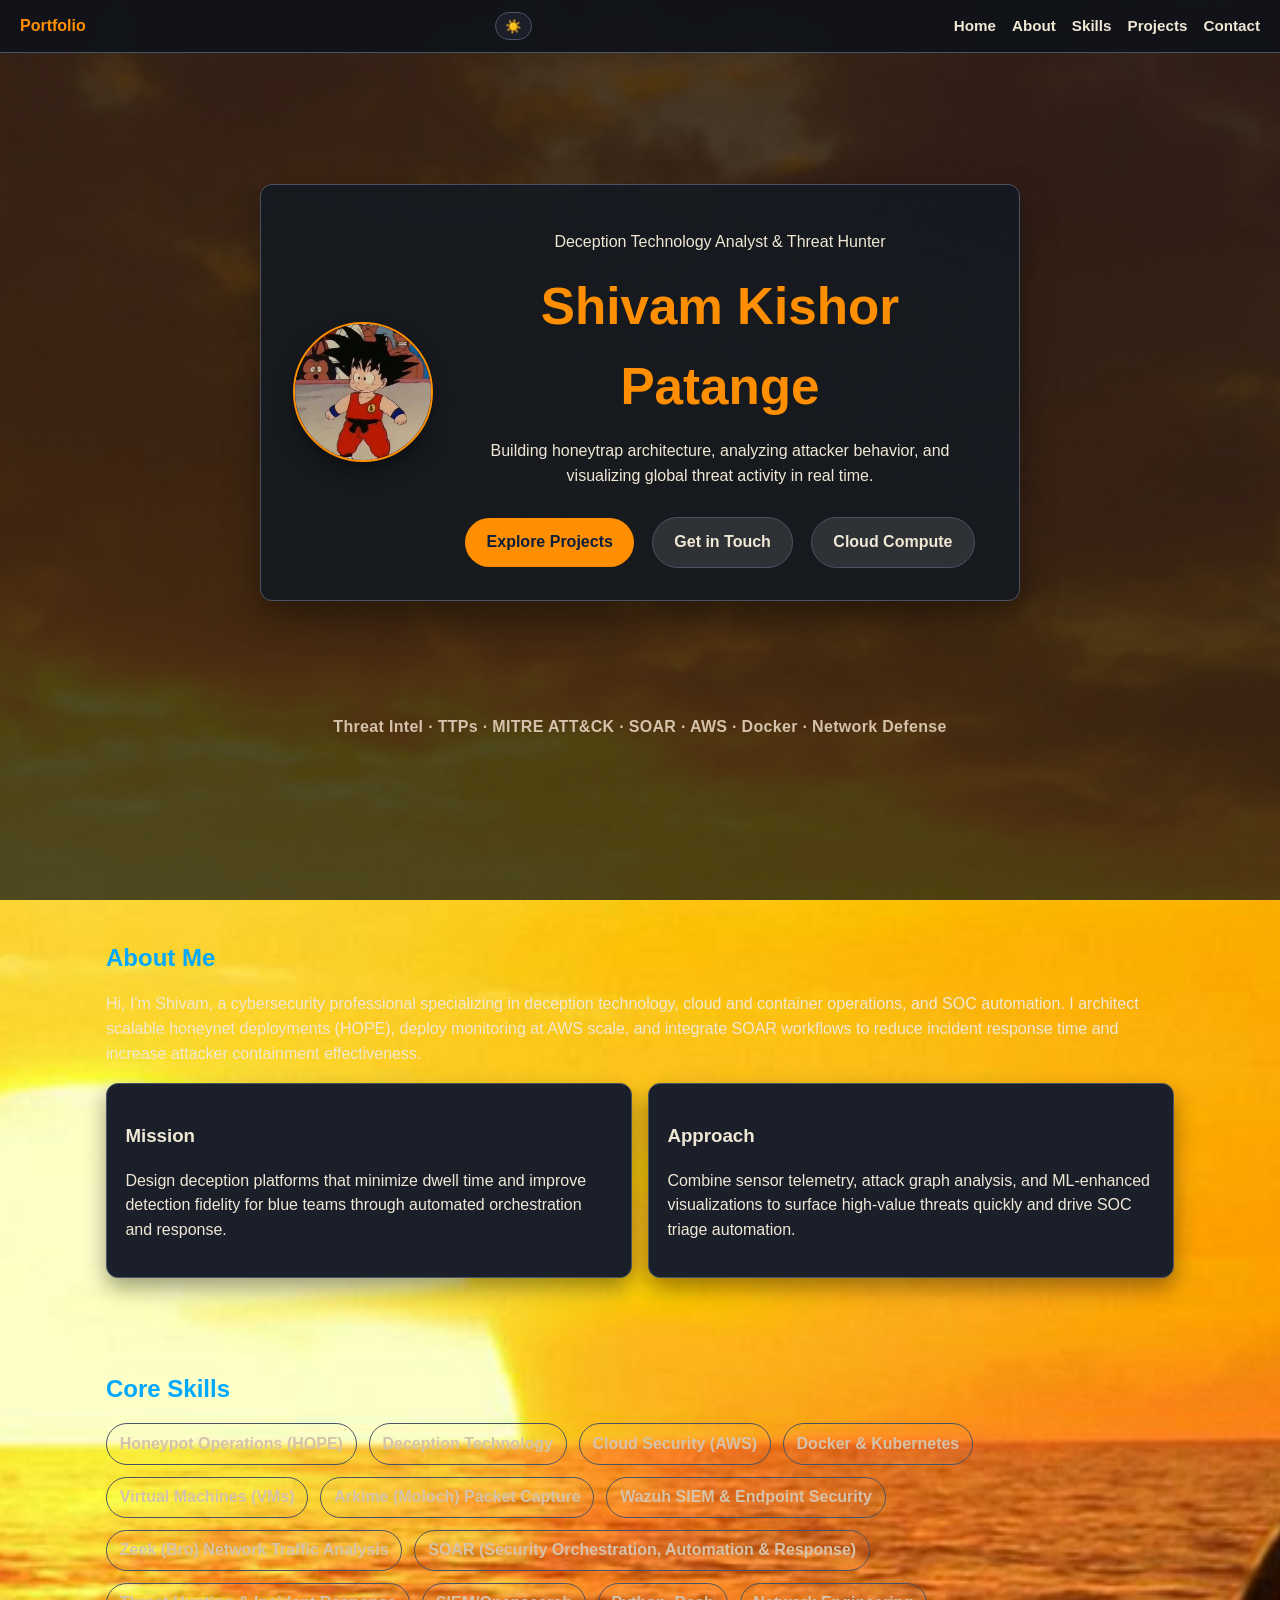
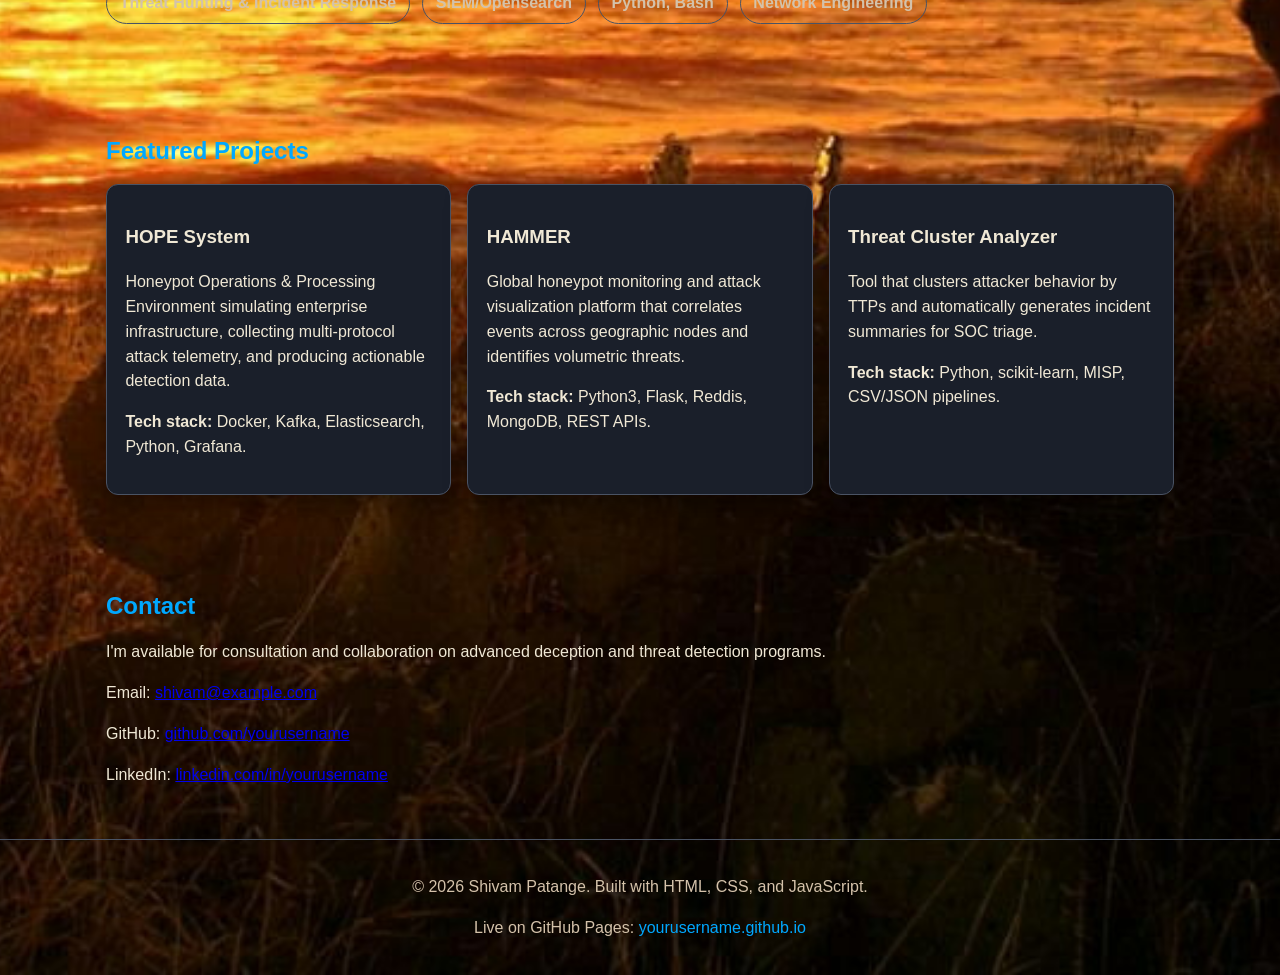
<file: index.html>
<!DOCTYPE html>
<html lang="en">
<head>
  <meta charset="UTF-8">
  <meta name="viewport" content="width=device-width, initial-scale=1.0">
  <meta name="description" content="Shivam Patange - Deception Technology Analyst and Threat Hunter. Portfolio showcasing honeynet infrastructure, attack visualization, and threat detection projects.">
  <title>Shivam Patange</title>
  <link rel="icon" href="assets/favicon.ico" type="image/x-icon">
  <link rel="stylesheet" href="style.css">
</head>
<body>
  <a class="skip-link" href="#main">Skip to content</a>

  <nav class="site-nav" aria-label="Main navigation">
    <div class="nav-brand">Portfolio</div>
    <button class="theme-toggle" id="themeToggle" aria-label="Toggle dark/light theme" title="Click to toggle theme, double-click to reset to automatic">☀️</button>
    <ul>
      <li><a href="#hero">Home</a></li>
      <li><a href="#about">About</a></li>
      <li><a href="#skills">Skills</a></li>
      <li><a href="#projects">Projects</a></li>
      <li><a href="#contact">Contact</a></li>
    </ul>
  </nav>

  <main id="main">
    <section id="hero" class="hero" aria-label="Introduction">
      <div class="hero-content profile-hero">
        <img src="assets/profile.jpg" alt="Shivam Patange profile picture" class="profile-photo" onerror="this.style.display='none'">
        <div>
          <p class="hero-subtitle">Deception Technology Analyst & Threat Hunter</p>
          <h1>Shivam Kishor Patange</h1>
          <p>Building honeytrap architecture, analyzing attacker behavior, and visualizing global threat activity in real time.</p>
          <div class="hero-cta">
            <a href="#projects" class="button">Explore Projects</a>
            <a href="#contact" class="button button-secondary">Get in Touch</a>
            <a href="CloudCompute.html" class="button button-secondary">Cloud Compute</a>
          </div>
        </div>
      </div>
      <p class="hero-tagline">Threat Intel · TTPs · MITRE ATT&CK · SOAR · AWS · Docker · Network Defense</p>
    </section>

    <section id="about" class="content-section" aria-labelledby="about-heading">
      <h2 id="about-heading">About Me</h2>
      <p>Hi, I'm Shivam, a cybersecurity professional specializing in deception technology, cloud and container operations, and SOC automation. I architect scalable honeynet deployments (HOPE), deploy monitoring at AWS scale, and integrate SOAR workflows to reduce incident response time and increase attacker containment effectiveness.</p>
      <div class="details-grid">
        <article>
          <h3>Mission</h3>
          <p>Design deception platforms that minimize dwell time and improve detection fidelity for blue teams through automated orchestration and response.</p>
        </article>
        <article>
          <h3>Approach</h3>
          <p>Combine sensor telemetry, attack graph analysis, and ML-enhanced visualizations to surface high-value threats quickly and drive SOC triage automation.</p>
        </article>
      </div>
    </section>

    <section id="skills" class="content-section" aria-labelledby="skills-heading">
      <h2 id="skills-heading">Core Skills</h2>
      <ul class="skills-list">
        <li>Honeypot Operations (HOPE)</li>
        <li>Deception Technology</li>
        <li>Cloud Security (AWS)</li>
        <li>Docker & Kubernetes</li>
        <li>Virtual Machines (VMs)</li>
        <li>Arkime (Moloch) Packet Capture</li>
        <li>Wazuh SIEM & Endpoint Security</li>
        <li>Zeek (Bro) Network Traffic Analysis</li>
        <li>SOAR (Security Orchestration, Automation & Response)</li>
        <li>Threat Hunting & Incident Response</li>
        <li>SIEM/Opensearch</li>
        <li>Python, Bash</li>
        <li>Network Engineering</li>
      </ul>
    </section>

    <section id="projects" class="content-section" aria-labelledby="projects-heading">
      <h2 id="projects-heading">Featured Projects</h2>
      <div class="card-grid">
        <article class="card">
          <h3>HOPE System</h3>
          <p>Honeypot Operations & Processing Environment simulating enterprise infrastructure, collecting multi-protocol attack telemetry, and producing actionable detection data.</p>
          <p><strong>Tech stack:</strong> Docker, Kafka, Elasticsearch, Python, Grafana.</p>
        </article>
        <article class="card">
          <h3>HAMMER</h3>
          <p>Global honeypot monitoring and attack visualization platform that correlates events across geographic nodes and identifies volumetric threats.</p>
          <p><strong>Tech stack:</strong> Python3, Flask, Reddis, MongoDB, REST APIs.</p>
        </article>
        <article class="card">
          <h3>Threat Cluster Analyzer</h3>
          <p>Tool that clusters attacker behavior by TTPs and automatically generates incident summaries for SOC triage.</p>
          <p><strong>Tech stack:</strong> Python, scikit-learn, MISP, CSV/JSON pipelines.</p>
        </article>
      </div>
    </section>

    <section id="contact" class="content-section" aria-labelledby="contact-heading">
      <h2 id="contact-heading">Contact</h2>
      <p>I'm available for consultation and collaboration on advanced deception and threat detection programs.</p>
      <p>Email: <a href="mailto:shivam@example.com">shivam@example.com</a></p>
      <p>GitHub: <a href="https://github.com/yourusername" target="_blank" rel="noreferrer noopener">github.com/yourusername</a></p>
      <p>LinkedIn: <a href="https://linkedin.com/in/yourusername" target="_blank" rel="noreferrer noopener">linkedin.com/in/yourusername</a></p>
    </section>
  </main>

  <footer class="site-footer">
    <p>&copy; 2026 Shivam Patange. Built with HTML, CSS, and JavaScript.</p>
    <p>Live on GitHub Pages: <a href="https://yourusername.github.io" target="_blank" rel="noreferrer noopener">yourusername.github.io</a></p>
  </footer>

  <script src="script.js"></script>
</body>
</html>
</file>
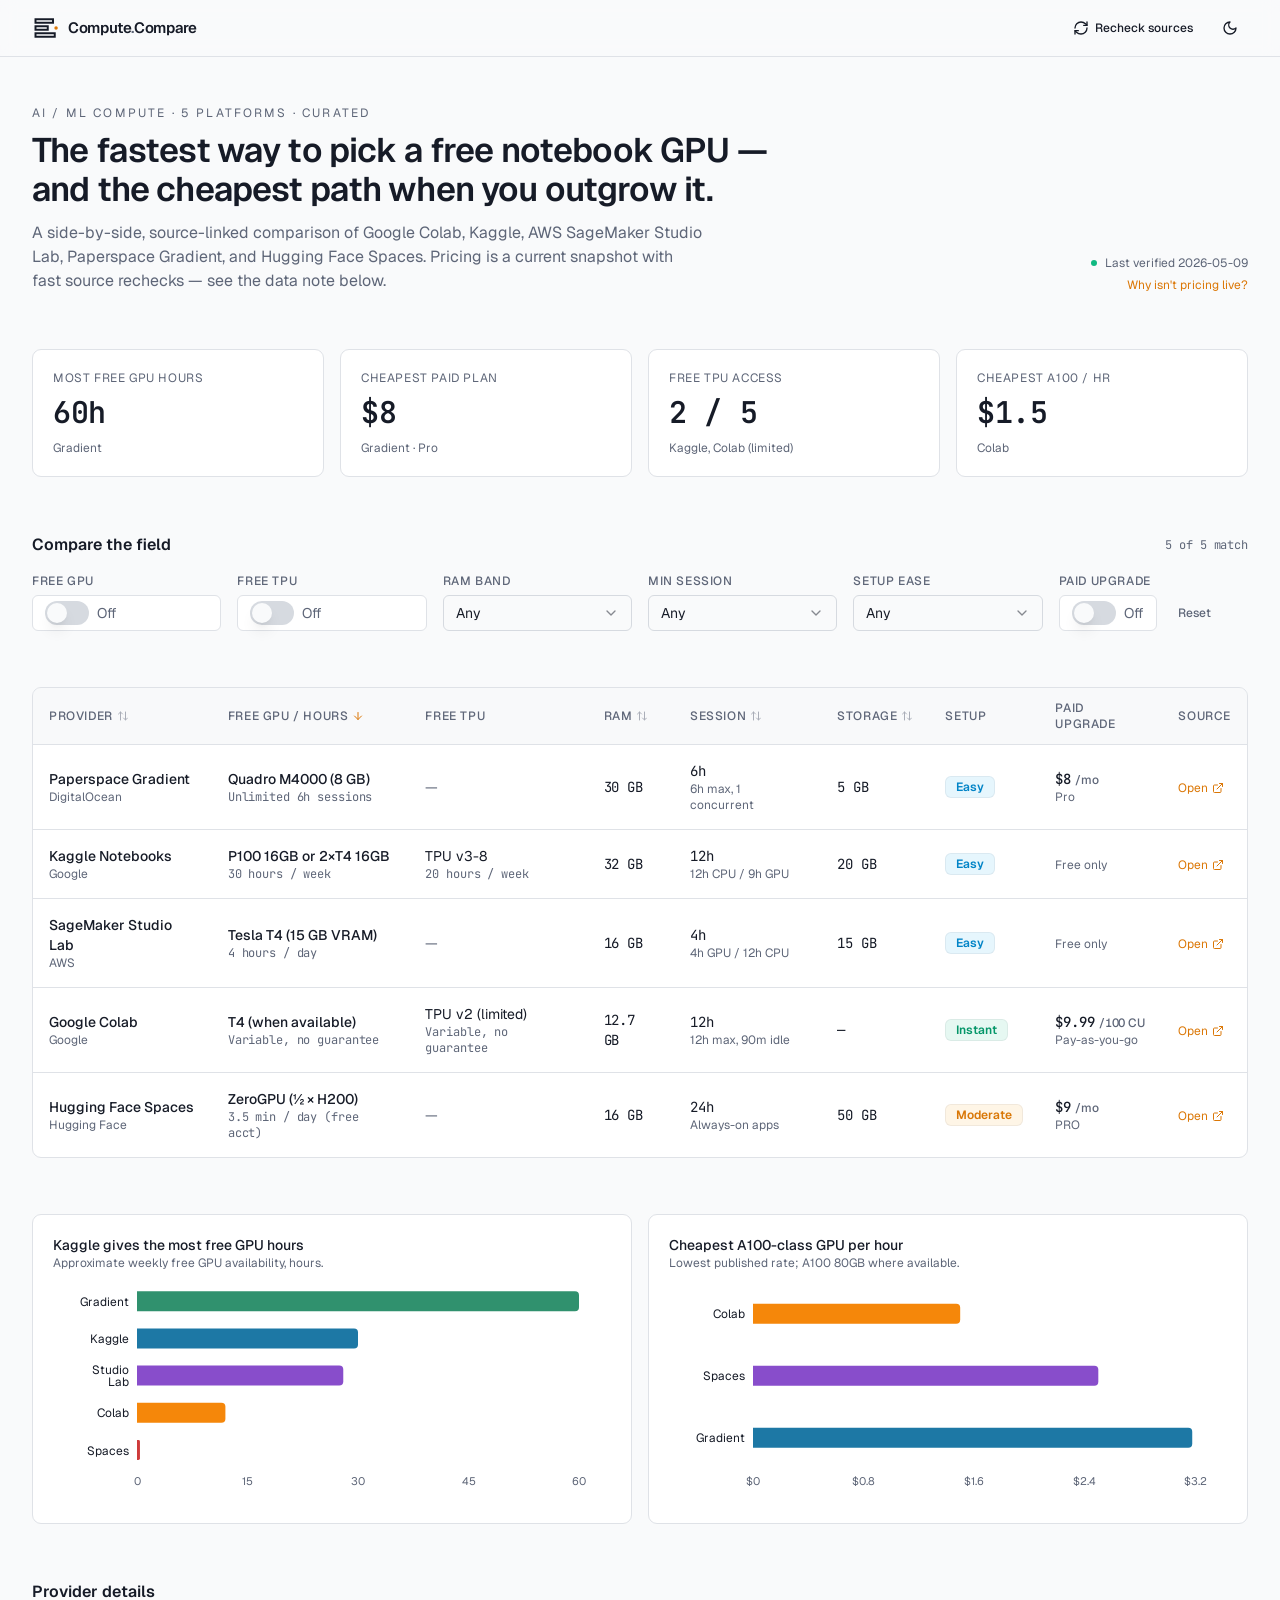
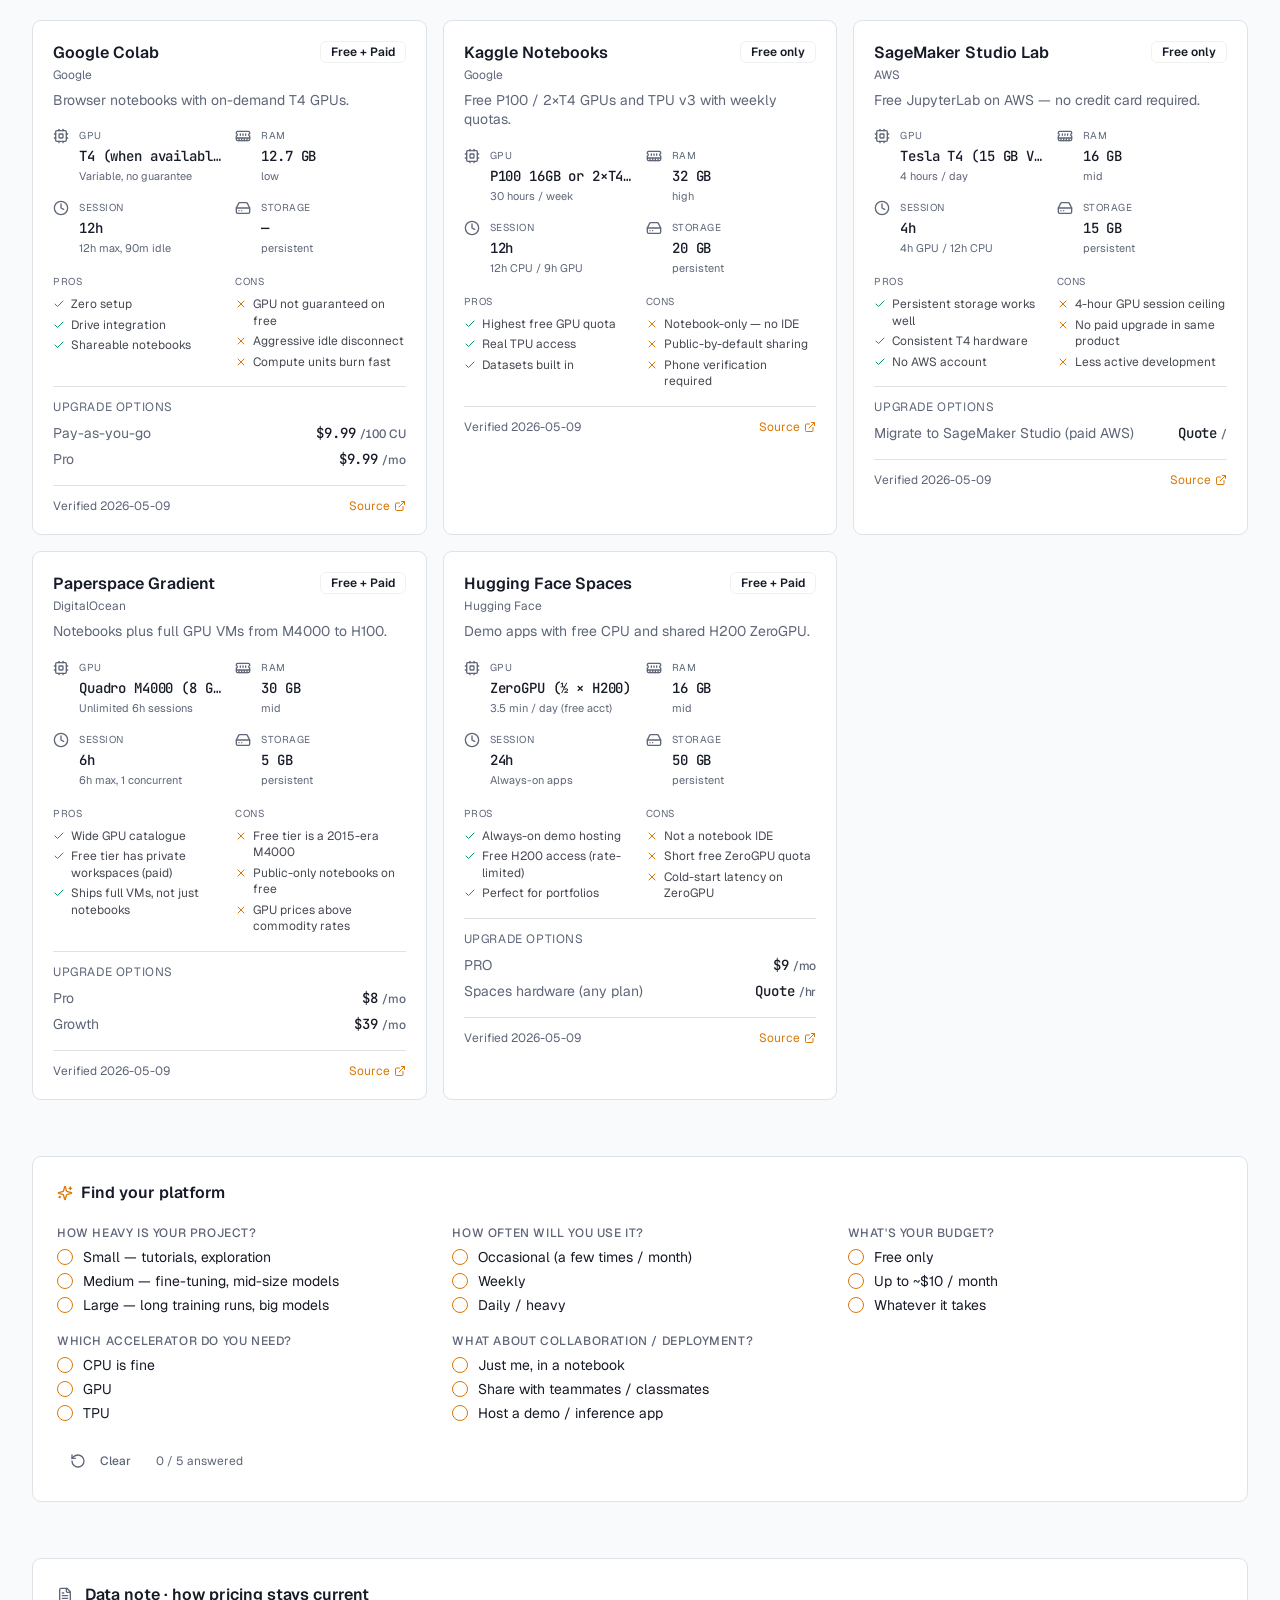
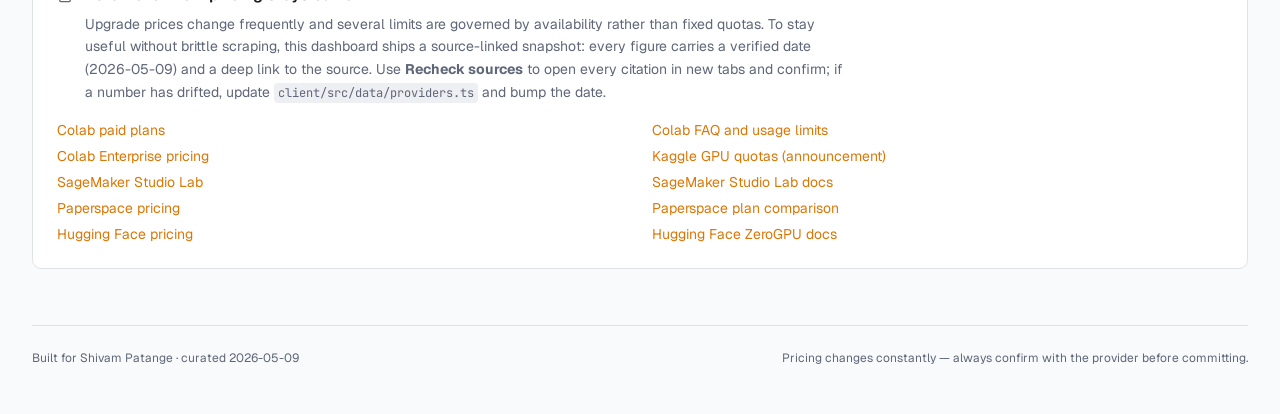
<file: CloudCompute.html>
<!doctype html>
<html lang="en">
  <head>
    <meta charset="UTF-8" />
    <meta name="viewport" content="width=device-width, initial-scale=1.0, maximum-scale=1" />
    <title>Compute Compare — AI/ML notebook & GPU platforms</title>
    <meta name="description" content="Side-by-side comparison of free GPU/TPU hours, RAM, session limits, and upgrade pricing for Google Colab, Kaggle, AWS SageMaker Studio Lab, Paperspace Gradient, and Hugging Face Spaces." />
    <link rel="preconnect" href="https://fonts.googleapis.com" />
    <link rel="preconnect" href="https://fonts.gstatic.com" crossorigin />
    <link
      href="https://fonts.googleapis.com/css2?family=Geist:wght@300..700&family=JetBrains+Mono:wght@400;500;600&display=swap"
      rel="stylesheet"
    />
    <script type="module" crossorigin src="./assets/index-BNQuXde3.js"></script>
    <link rel="stylesheet" crossorigin href="./assets/index-b0hy87o0.css">
  </head>
  <body>
    <div id="root"></div>
  <script data-pplx-inline-edit>
(function () {
  if (window === window.top) return;

  const allowedParentOrigins = ["https://www.perplexity.ai","https://perplexity.ai","https://testing.perplexity.ai","https://staging.perplexity.ai","https://*.preview.i.perplexity.ai","http://localhost:3000","http://127.0.0.1:3000","http://localhost:5173","http://127.0.0.1:5173"];
  const MAX_FONT_BYTES = 500 * 1024;
  const MAX_TOTAL_FONT_BYTES = 2 * 1024 * 1024;
  let scrollForwarding = false;
  let scrollRaf = 0;
  let trustedTopOrigin = null;

  // Allow entries like "https://*.preview.i.perplexity.ai" — the wildcard
  // matches a single DNS label (no dots), so "https://*.foo" cannot stretch
  // across multiple labels.
  function matchesAllowedOrigin(origin) {
    if (!origin) return false;
    for (const entry of allowedParentOrigins) {
      if (!entry.includes("*")) {
        if (entry === origin) return true;
        continue;
      }
      const pattern = new RegExp(
        "^" +
          entry.replace(/[.+?^${}()|[\]\\]/g, "\\$&").replace(/\*/g, "[^.]+") +
          "$",
      );
      if (pattern.test(origin)) return true;
    }
    return false;
  }

  // Trust decision: when the sender is same-origin-visible (event.origin is a
  // real origin like https://www.perplexity.ai) we trust event.origin directly.
  // When event.origin is "null" (opaque broker srcdoc), we fall back to the
  // broker's stamped `parentOrigin` to identify the top window. The fallback
  // is claim-only — we rely on the browser's native `targetOrigin` enforcement
  // on the response path (see postToTrustedTop) to ensure replies can't be
  // delivered to anyone but the actual top window of that claimed origin.
  function getTrustedParentOrigin(event) {
    const forwardedParentOrigin =
      typeof event.data.parentOrigin === "string" ? event.data.parentOrigin : null;
    const parentOrigin = event.origin === "null" ? forwardedParentOrigin : event.origin;
    return matchesAllowedOrigin(parentOrigin) ? parentOrigin : null;
  }

  // All responses go to window.top with targetOrigin = the allowlisted origin.
  // An attacker that iframes us inside their own null-origin broker can claim
  // any parentOrigin they like, but the browser will drop the reply whenever
  // the real top's origin doesn't match — so the screenshot never leaves.
  function postToTrustedTop(message) {
    if (!trustedTopOrigin) return;
    try {
      window.top.postMessage(message, trustedTopOrigin);
    } catch (_error) {}
  }

  function inlineAll(original, clone) {
    if (original.nodeType !== 1 || clone.nodeType !== 1) return;

    try {
      const computedStyle = getComputedStyle(original);
      // cssText on a computed style is the serialized declaration in modern
      // Chromium/Safari — a single read beats enumerating ~400 longhand
      // properties. Firefox returns "" here, so we fall back on empty.
      const serialized = computedStyle.cssText;
      if (serialized) {
        clone.style.cssText = serialized;
      } else {
        const parts = new Array(computedStyle.length);
        for (let index = 0; index < computedStyle.length; index += 1) {
          const property = computedStyle[index];
          parts[index] = `${property}:${computedStyle.getPropertyValue(property)};`;
        }
        clone.style.cssText = parts.join("");
      }
    } catch (_error) {}

    const originalChildren = original.children;
    const clonedChildren = clone.children;
    for (
      let index = 0;
      index < originalChildren.length && index < clonedChildren.length;
      index += 1
    ) {
      inlineAll(originalChildren[index], clonedChildren[index]);
    }
  }

  function extractFontUrl(srcValue) {
    const matches = [
      ...srcValue.matchAll(
        /url\(["']?([^"')]+)["']?\)(?:\s*format\(["']?([^"')]+)["']?\))?/gi,
      ),
    ];
    if (matches.length === 0) return null;
    const woff2 = matches.find((m) => m[2] && m[2].toLowerCase().includes("woff2"));
    if (woff2) return woff2[1];
    const woff = matches.find((m) => m[2] && m[2].toLowerCase().includes("woff"));
    if (woff) return woff[1];
    return matches[0][1];
  }

  // Cache resolved font URL -> data URI across captures. Fonts on a page
  // essentially never change, and a batch run emits multiple captures back to
  // back — without this we'd refetch + re-base64 every time.
  const fontDataUriCache = new Map();
  const SRC_DECLARATION_RE = /src\s*:\s*[^;}]+/i;

  async function fetchAsDataUri(url) {
    if (fontDataUriCache.has(url)) return fontDataUriCache.get(url);
    let dataUri = null;
    try {
      const response = await fetch(url, { mode: "cors", credentials: "omit" });
      if (response.ok) {
        const blob = await response.blob();
        if (blob.size <= MAX_FONT_BYTES) {
          dataUri = await new Promise((resolve) => {
            const reader = new FileReader();
            reader.onloadend = () =>
              resolve(typeof reader.result === "string" ? reader.result : null);
            reader.onerror = () => resolve(null);
            reader.readAsDataURL(blob);
          });
        }
      }
    } catch (_error) {
      dataUri = null;
    }
    fontDataUriCache.set(url, dataUri);
    return dataUri;
  }

  function collectFontFaceRuleTexts() {
    const rules = [];
    for (const sheet of document.styleSheets) {
      let cssRules;
      try {
        cssRules = sheet.cssRules;
      } catch (_error) {
        continue;
      }
      if (!cssRules) continue;
      for (const rule of cssRules) {
        const cssText = rule.cssText || "";
        if (cssText.startsWith("@font-face")) rules.push(cssText);
      }
    }
    return rules;
  }

  async function buildInlinedFontCss() {
    const ruleTexts = collectFontFaceRuleTexts();
    if (ruleTexts.length === 0) return null;

    const resolved = ruleTexts.map((cssText) => {
      if (!SRC_DECLARATION_RE.test(cssText)) return null;
      const srcMatch = cssText.match(/src\s*:\s*([^;}]+)[;}]/i);
      if (!srcMatch) return null;
      const url = extractFontUrl(srcMatch[1]);
      if (!url) return null;
      try {
        return { cssText, url: new URL(url, document.baseURI).href };
      } catch (_error) {
        return null;
      }
    });

    const dataUris = await Promise.all(
      resolved.map((entry) => (entry ? fetchAsDataUri(entry.url) : Promise.resolve(null))),
    );

    const inlined = [];
    let totalBytes = 0;
    for (let index = 0; index < resolved.length; index += 1) {
      const entry = resolved[index];
      const dataUri = dataUris[index];
      if (!entry || !dataUri) continue;
      const approxBytes = dataUri.length * 0.75;
      if (totalBytes + approxBytes > MAX_TOTAL_FONT_BYTES) break;
      totalBytes += approxBytes;
      inlined.push(entry.cssText.replace(SRC_DECLARATION_RE, `src: url("${dataUri}")`));
    }
    return inlined.length > 0 ? inlined.join("\n") : null;
  }

  function stripExternal(clone) {
    const images = clone.querySelectorAll("img");
    for (let index = 0; index < images.length; index += 1) {
      const src = images[index].getAttribute("src");
      if (src && !src.startsWith("data:")) images[index].removeAttribute("src");
    }

    const elements = clone.querySelectorAll("*");
    for (let index = 0; index < elements.length; index += 1) {
      const style = elements[index].style.cssText;
      if (style && style.includes("url(")) {
        elements[index].style.cssText = style.replace(
          /url\(["']?(?!data:)[^)"']*["']?\)/gi,
          "none",
        );
      }
    }
  }

  function emitScroll() {
    scrollRaf = 0;
    if (!scrollForwarding) return;
    postToTrustedTop({
      type: "INLINE_EDIT_SCROLL",
      scrollX: window.scrollX,
      scrollY: window.scrollY,
    });
  }

  window.addEventListener(
    "scroll",
    function () {
      if (!scrollForwarding || scrollRaf) return;
      scrollRaf = requestAnimationFrame(emitScroll);
    },
    { passive: true, capture: true },
  );

  async function handleCaptureRequest(event) {
    const requestId = event.data.requestId;
    const scrollX = window.scrollX;
    const scrollY = window.scrollY;
    const width = window.innerWidth;
    const height = window.innerHeight;

    function postResult(dataUrl) {
      postToTrustedTop({
        type: "INLINE_EDIT_SCREENSHOT_RESULT",
        requestId,
        dataUrl,
        scrollX,
        scrollY,
      });
    }

    try {
      // Wait for any pending web fonts to resolve so both inline metrics and
      // the @font-face inlining below see the same loaded faces.
      if (document.fonts && document.fonts.ready) {
        try {
          await document.fonts.ready;
        } catch (_error) {}
      }

      const clone = document.documentElement.cloneNode(true);
      inlineAll(document.documentElement, clone);

      const removedNodes = clone.querySelectorAll("script,link[rel=\"stylesheet\"],style");
      for (let index = 0; index < removedNodes.length; index += 1) {
        removedNodes[index].remove();
      }

      stripExternal(clone);

      // Re-embed web fonts as data-URI @font-face rules so the SVG rasterizer
      // can resolve them — external font URLs aren't fetched during
      // foreignObject rendering, which would otherwise force a fallback face
      // and change text metrics.
      const inlinedFontCss = await buildInlinedFontCss();
      if (inlinedFontCss) {
        const styleEl = document.createElement("style");
        styleEl.textContent = inlinedFontCss;
        const head = clone.querySelector("head");
        if (head) head.appendChild(styleEl);
        else clone.insertBefore(styleEl, clone.firstChild);
      }

      const html = new XMLSerializer().serializeToString(clone);
      const svg =
        `<svg xmlns="http://www.w3.org/2000/svg" width="${width}" height="${height}">` +
        '<foreignObject width="100%" height="100%">' +
        `<div xmlns="http://www.w3.org/1999/xhtml" style="width:${width}px;height:${height}px;overflow:hidden">` +
        `<div style="transform:translate(-${scrollX}px,-${scrollY}px);transform-origin:top left">` +
        html +
        "</div></div></foreignObject></svg>";
      const svgUrl = `data:image/svg+xml;charset=utf-8,${encodeURIComponent(svg)}`;
      const image = new Image();
      image.onload = function () {
        const canvas = document.createElement("canvas");
        canvas.width = width;
        canvas.height = height;
        canvas.getContext("2d").drawImage(image, 0, 0);
        postResult(canvas.toDataURL("image/png"));
      };
      image.onerror = function () {
        postResult(null);
      };
      image.src = svgUrl;
    } catch (_error) {
      postResult(null);
    }
  }

  window.addEventListener("message", function (event) {
    if (!event.data) return;
    // Only accept messages from the direct parent frame. Blocks sibling /
    // unrelated-window postMessage senders that could otherwise reach us.
    if (event.source !== window.parent) return;

    const trustedParentOrigin = getTrustedParentOrigin(event);
    if (!trustedParentOrigin) return;
    trustedTopOrigin = trustedParentOrigin;

    if (event.data.type === "INLINE_EDIT_SCROLL_START") {
      scrollForwarding = true;
      emitScroll();
      return;
    }

    if (event.data.type === "INLINE_EDIT_SCROLL_STOP") {
      scrollForwarding = false;
      if (scrollRaf) cancelAnimationFrame(scrollRaf);
      scrollRaf = 0;
      return;
    }

    if (event.data.type !== "INLINE_EDIT_CAPTURE_REQUEST") return;

    handleCaptureRequest(event);
  });
})();


</script></body>
</html>
</file>
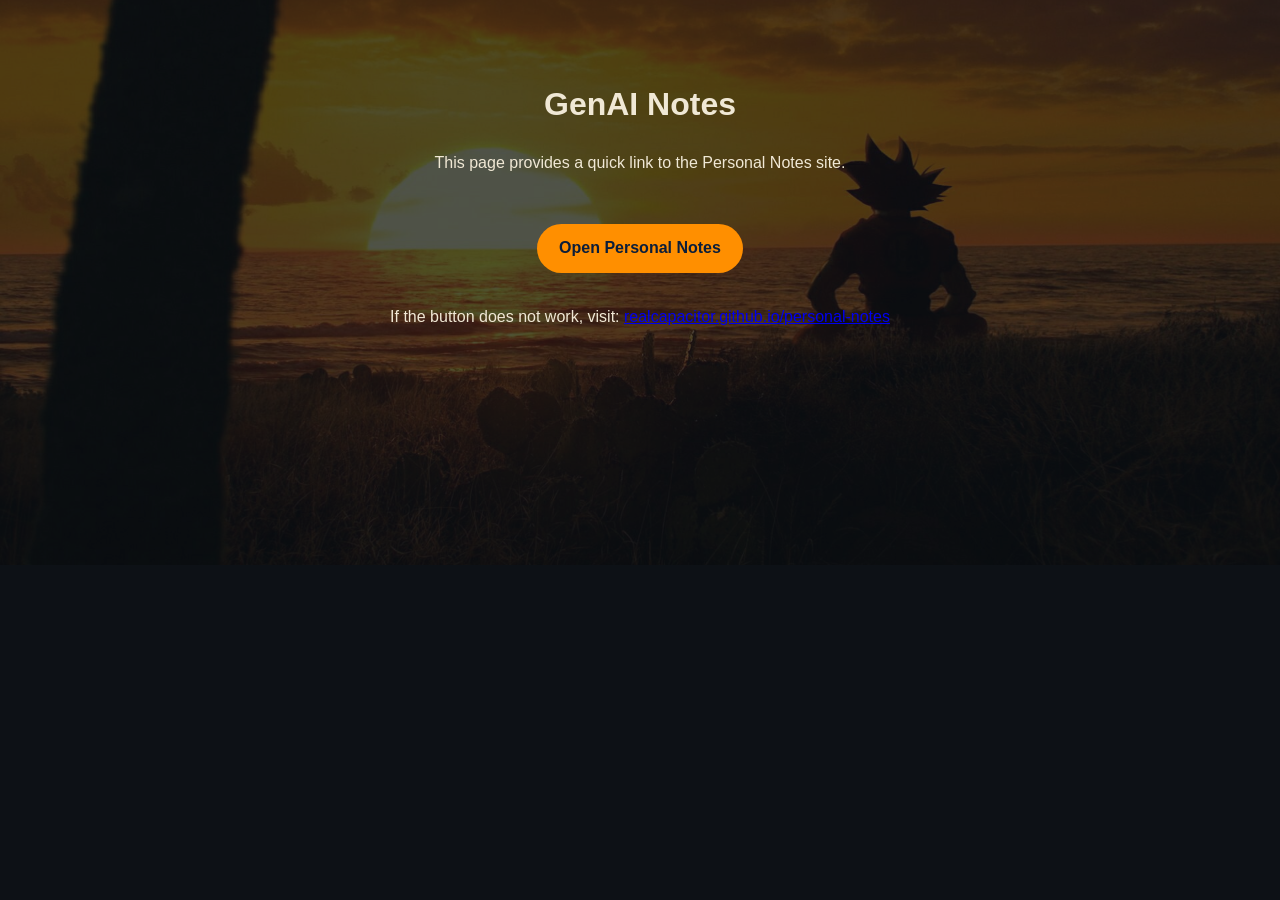
<file: genai.html>
<!DOCTYPE html>
<html lang="en">
<head>
  <meta charset="UTF-8">
  <meta name="viewport" content="width=device-width, initial-scale=1.0">
  <meta name="description" content="GenAI redirect page for Personal Notes." />
  <title>GenAI Redirect</title>
  <link rel="stylesheet" href="style.css" />
</head>
<body>
  <main class="content-section" style="max-width: 640px; margin: 5rem auto; padding: 0 1rem; text-align: center;">
    <h1>GenAI Notes</h1>
    <p>This page provides a quick link to the Personal Notes site.</p>
    <div style="margin: 2rem 0;">
      <a class="button" href="https://realcapacitor.github.io/personal-notes/" target="_blank" rel="noreferrer noopener">Open Personal Notes</a>
    </div>
    <p>If the button does not work, visit: <a href="https://realcapacitor.github.io/personal-notes/" target="_blank" rel="noreferrer noopener">realcapacitor.github.io/personal-notes</a></p>
  </main>
</body>
</html>
</file>
<file: style.css>
:root {
  --bg: #0d1117;
  --surface: #1a1f2a;
  --surface-alt: #242b39;
  --text: #f0e8d5;
  --muted: #d4c2aa;
  --primary: #ff8f00; /* Saiyan orange */
  --accent: #00a8ff; /* Kamehameha blue */
  --border: #4a5364;
  --shadow: rgba(0, 0, 0, 0.38);
  --radius: 12px;
  --max-width: 1100px;
}

body {
  margin: 0;
  font-family: 'Segoe UI', Tahoma, Geneva, Verdana, sans-serif;
  background-image: url('assets/bg-dark.jpg');
  background-color: #0d1117;
  background-size: cover;
  background-position: center;
  background-repeat: no-repeat;
  color: var(--text);
  line-height: 1.55;
}

body::before {
  content: '';
  position: fixed;
  inset: 0;
  background: rgba(13, 17, 23, 0.72);
  pointer-events: none;
  z-index: -1;
}

* {
  box-sizing: border-box;
}

.skip-link {
  position: absolute;
  left: -999px;
  top: 0;
  background: var(--accent);
  color: #090b0f;
  padding: 10px;
  z-index: 999;
  transition: left 0.2s ease-in-out;
}

.skip-link:focus {
  left: 10px;
}

.site-nav {
  position: sticky;
  top: 0;
  z-index: 50;
  background: rgba(15, 19, 25, 0.92);
  border-bottom: 1px solid var(--border);
  backdrop-filter: blur(8px);
  display: flex;
  align-items: center;
  justify-content: space-between;
  padding: 0.75rem 1.25rem;
}

.site-nav .nav-brand {
  font-size: 1rem;
  font-weight: 700;
  color: var(--primary);
}

.site-nav ul {
  list-style: none;
  margin: 0;
  padding: 0;
  display: flex;
  gap: 1rem;
}

.site-nav a {
  color: var(--text);
  text-decoration: none;
  font-size: 0.95rem;
  font-weight: 600;
  transition: color 0.2s ease-in-out;
}

.site-nav a:hover,
.site-nav a:focus {
  color: var(--accent);
}

.theme-toggle {
  border: 1px solid var(--border);
  border-radius: 999px;
  background: var(--surface);
  color: var(--text);
  padding: 0.35rem 0.55rem;
  margin-right: 0.75rem;
  cursor: pointer;
}

.hero {
  min-height: calc(100vh - 70px);
  display: grid;
  place-items: center;
  text-align: center;
  padding: 5rem 1rem;
}

.hero-content {
  max-width: 760px;
  margin: 0 auto;
  background: linear-gradient(180deg, rgba(19, 25, 32, 0.9), rgba(19, 25, 32, 0.9));
  border: 1px solid var(--border);
  box-shadow: 0 15px 35px var(--shadow);
  border-radius: var(--radius);
  padding: 2rem;
}

.profile-hero {
  display: flex;
  align-items: center;
  gap: 1.25rem;
}

.profile-photo {
  width: clamp(80px, 16vw, 140px);
  height: clamp(80px, 16vw, 140px);
  border-radius: 50%;
  object-fit: cover;
  border: 2px solid var(--primary);
  box-shadow: 0 10px 20px var(--shadow);
}

.hero-tagline {
  margin-top: 1.05rem;
  color: var(--muted);
  font-weight: 600;
  letter-spacing: 0.02em;
}

@media (max-width: 768px) {
  .profile-hero {
    flex-direction: column;
  }
}

.hero-subtitle,
.hero p {
  margin: 0.8rem 0;
}

.hero h1 {
  font-size: clamp(2rem, 4vw, 3.75rem);
  margin: 0.35rem 0 0.55rem;
  color: var(--primary);
}

.content-section {
  max-width: var(--max-width);
  margin: auto;
  padding: 2.25rem 1rem;
}

.content-section h2 {
  margin-bottom: 0.95rem;
  color: var(--accent);
}

.details-grid,
.card-grid {
  display: grid;
  gap: 1rem;
  grid-template-columns: repeat(auto-fit, minmax(240px, 1fr));
}

.card,
.details-grid article {
  background: var(--surface);
  border: 1px solid var(--border);
  border-radius: var(--radius);
  padding: 1.15rem;
  box-shadow: 0 10px 22px var(--shadow);
  transition: transform 0.2s ease, background 0.2s ease;
}

.card:hover,
.details-grid article:hover {
  transform: translateY(-3px);
  background: var(--surface-alt);
}

.skills-list {
  display: flex;
  flex-wrap: wrap;
  gap: 0.75rem;
  padding: 0;
  list-style: none;
}

.skills-list li {
  border: 1px solid var(--border);
  border-radius: 999px;
  padding: 0.45rem 0.8rem;
  color: var(--muted);
  background: rgba(255, 255, 255, 0.03);
  font-weight: 600;
}

.button,
.button-secondary {
  display: inline-block;
  margin-top: 1rem;
  border-radius: 999px;
  padding: 0.75rem 1.35rem;
  text-decoration: none;
  font-weight: 700;
  transition: background 0.2s ease, box-shadow 0.2s ease, transform 0.2s ease;
}

.button {
  background: var(--primary);
  color: #0b1e3a;
}

.button-secondary {
  background: rgba(255, 255, 255, 0.1);
  color: var(--text);
  border: 1px solid var(--border);
  margin-left: 0.8rem;
}

.button:hover,
.button-secondary:hover {
  transform: translateY(-2px);
  box-shadow: 0 10px 22px var(--shadow);
}

.site-footer {
  text-align: center;
  padding: 1.15rem;
  border-top: 1px solid var(--border);
  color: var(--muted);
}

.site-footer a {
  color: var(--accent);
  text-decoration: none;
}

@media (max-width: 768px) {
  .site-nav {
    flex-wrap: wrap;
    gap: 0.5rem;
    padding: 0.75rem;
  }

  .site-nav ul {
    flex-wrap: wrap;
    justify-content: center;
    gap: 0.65rem;
  }

  .site-nav li {
    flex: 1 1 auto;
    text-align: center;
  }

  .hero {
    padding: 3.25rem 1rem;
  }

  .hero-content {
    padding: 1.35rem;
  }

  .profile-hero {
    flex-direction: column;
    text-align: center;
  }

  .hero-tagline {
    font-size: 0.95rem;
  }

  .content-section {
    padding: 1.7rem 0.85rem;
  }

  .card,
  .details-grid article {
    padding: 1rem;
  }

  .skills-list {
    gap: 0.5rem;
    justify-content: center;
  }

  .site-footer {
    padding: 0.9rem;
    font-size: 0.88rem;
  }
}

@media (max-width: 480px) {
  .site-nav ul {
    gap: 0.45rem;
  }

  .hero h1 {
    font-size: clamp(1.6rem, 8vw, 2.25rem);
  }

  .hero-subtitle,
  .hero p {
    font-size: 0.95rem;
  }

  .button,
  .button-secondary {
    padding: 0.65rem 1rem;
    font-size: 0.88rem;
  }

  .skills-list li {
    font-size: 0.8rem;
    padding: 0.38rem 0.65rem;
  }
}
body.light {
  --bg: #fff7e6;
  --surface: #fff8ed;
  --surface-alt: #fff1dc;
  --text: #1b2a42;
  --muted: #4f5d75;
  --border: #f5dab3;
  --primary: #ff7b00;
  --accent: #1a8cff;
  background-image: url('assets/bg-light.jpg');
  background-color: #fff7e6;
  background-size: cover;
  background-position: center;
  background-repeat: no-repeat;
}

body.light::before {
  content: '';
  position: fixed;
  inset: 0;
  background: rgba(255, 255, 255, 0.6);
  pointer-events: none;
  z-index: -1;
}

body.light .site-nav {
  background: rgba(255, 255, 255, 0.92);
}

body.light .hero-content,
body.light .card,
body.light .details-grid article {
  background: #fff;
}

body.light .site-nav a {
  color: #0f172a;
}

body.light .theme-toggle {
  color: #0f172a;
}
</file>
<file: assets/index-b0hy87o0.css>
*,:before,:after{--tw-border-spacing-x: 0;--tw-border-spacing-y: 0;--tw-translate-x: 0;--tw-translate-y: 0;--tw-rotate: 0;--tw-skew-x: 0;--tw-skew-y: 0;--tw-scale-x: 1;--tw-scale-y: 1;--tw-pan-x: ;--tw-pan-y: ;--tw-pinch-zoom: ;--tw-scroll-snap-strictness: proximity;--tw-gradient-from-position: ;--tw-gradient-via-position: ;--tw-gradient-to-position: ;--tw-ordinal: ;--tw-slashed-zero: ;--tw-numeric-figure: ;--tw-numeric-spacing: ;--tw-numeric-fraction: ;--tw-ring-inset: ;--tw-ring-offset-width: 0px;--tw-ring-offset-color: #fff;--tw-ring-color: rgb(59 130 246 / .5);--tw-ring-offset-shadow: 0 0 #0000;--tw-ring-shadow: 0 0 #0000;--tw-shadow: 0 0 #0000;--tw-shadow-colored: 0 0 #0000;--tw-blur: ;--tw-brightness: ;--tw-contrast: ;--tw-grayscale: ;--tw-hue-rotate: ;--tw-invert: ;--tw-saturate: ;--tw-sepia: ;--tw-drop-shadow: ;--tw-backdrop-blur: ;--tw-backdrop-brightness: ;--tw-backdrop-contrast: ;--tw-backdrop-grayscale: ;--tw-backdrop-hue-rotate: ;--tw-backdrop-invert: ;--tw-backdrop-opacity: ;--tw-backdrop-saturate: ;--tw-backdrop-sepia: ;--tw-contain-size: ;--tw-contain-layout: ;--tw-contain-paint: ;--tw-contain-style: }::backdrop{--tw-border-spacing-x: 0;--tw-border-spacing-y: 0;--tw-translate-x: 0;--tw-translate-y: 0;--tw-rotate: 0;--tw-skew-x: 0;--tw-skew-y: 0;--tw-scale-x: 1;--tw-scale-y: 1;--tw-pan-x: ;--tw-pan-y: ;--tw-pinch-zoom: ;--tw-scroll-snap-strictness: proximity;--tw-gradient-from-position: ;--tw-gradient-via-position: ;--tw-gradient-to-position: ;--tw-ordinal: ;--tw-slashed-zero: ;--tw-numeric-figure: ;--tw-numeric-spacing: ;--tw-numeric-fraction: ;--tw-ring-inset: ;--tw-ring-offset-width: 0px;--tw-ring-offset-color: #fff;--tw-ring-color: rgb(59 130 246 / .5);--tw-ring-offset-shadow: 0 0 #0000;--tw-ring-shadow: 0 0 #0000;--tw-shadow: 0 0 #0000;--tw-shadow-colored: 0 0 #0000;--tw-blur: ;--tw-brightness: ;--tw-contrast: ;--tw-grayscale: ;--tw-hue-rotate: ;--tw-invert: ;--tw-saturate: ;--tw-sepia: ;--tw-drop-shadow: ;--tw-backdrop-blur: ;--tw-backdrop-brightness: ;--tw-backdrop-contrast: ;--tw-backdrop-grayscale: ;--tw-backdrop-hue-rotate: ;--tw-backdrop-invert: ;--tw-backdrop-opacity: ;--tw-backdrop-saturate: ;--tw-backdrop-sepia: ;--tw-contain-size: ;--tw-contain-layout: ;--tw-contain-paint: ;--tw-contain-style: }*,:before,:after{box-sizing:border-box;border-width:0;border-style:solid;border-color:#e5e7eb}:before,:after{--tw-content: ""}html,:host{line-height:1.5;-webkit-text-size-adjust:100%;-moz-tab-size:4;-o-tab-size:4;tab-size:4;font-family:var(--font-sans);font-feature-settings:normal;font-variation-settings:normal;-webkit-tap-highlight-color:transparent}body{margin:0;line-height:inherit}hr{height:0;color:inherit;border-top-width:1px}abbr:where([title]){-webkit-text-decoration:underline dotted;text-decoration:underline dotted}h1,h2,h3,h4,h5,h6{font-size:inherit;font-weight:inherit}a{color:inherit;text-decoration:inherit}b,strong{font-weight:bolder}code,kbd,samp,pre{font-family:var(--font-mono);font-feature-settings:normal;font-variation-settings:normal;font-size:1em}small{font-size:80%}sub,sup{font-size:75%;line-height:0;position:relative;vertical-align:baseline}sub{bottom:-.25em}sup{top:-.5em}table{text-indent:0;border-color:inherit;border-collapse:collapse}button,input,optgroup,select,textarea{font-family:inherit;font-feature-settings:inherit;font-variation-settings:inherit;font-size:100%;font-weight:inherit;line-height:inherit;letter-spacing:inherit;color:inherit;margin:0;padding:0}button,select{text-transform:none}button,input:where([type=button]),input:where([type=reset]),input:where([type=submit]){-webkit-appearance:button;background-color:transparent;background-image:none}:-moz-focusring{outline:auto}:-moz-ui-invalid{box-shadow:none}progress{vertical-align:baseline}::-webkit-inner-spin-button,::-webkit-outer-spin-button{height:auto}[type=search]{-webkit-appearance:textfield;outline-offset:-2px}::-webkit-search-decoration{-webkit-appearance:none}::-webkit-file-upload-button{-webkit-appearance:button;font:inherit}summary{display:list-item}blockquote,dl,dd,h1,h2,h3,h4,h5,h6,hr,figure,p,pre{margin:0}fieldset{margin:0;padding:0}legend{padding:0}ol,ul,menu{list-style:none;margin:0;padding:0}dialog{padding:0}textarea{resize:vertical}input::-moz-placeholder,textarea::-moz-placeholder{opacity:1;color:#9ca3af}input::placeholder,textarea::placeholder{opacity:1;color:#9ca3af}button,[role=button]{cursor:pointer}:disabled{cursor:default}img,svg,video,canvas,audio,iframe,embed,object{display:block;vertical-align:middle}img,video{max-width:100%;height:auto}[hidden]:where(:not([hidden=until-found])){display:none}*{--tw-border-opacity: 1;border-color:hsl(var(--border) / var(--tw-border-opacity, 1))}body{--tw-bg-opacity: 1;background-color:hsl(var(--background) / var(--tw-bg-opacity, 1));font-family:var(--font-sans);--tw-text-opacity: 1;color:hsl(var(--foreground) / var(--tw-text-opacity, 1));-webkit-font-smoothing:antialiased;-moz-osx-font-smoothing:grayscale;font-feature-settings:"cv11","ss01"}.num{font-family:var(--font-mono);font-variant-numeric:tabular-nums lining-nums;letter-spacing:-.01em}.sr-only{position:absolute;width:1px;height:1px;padding:0;margin:-1px;overflow:hidden;clip:rect(0,0,0,0);white-space:nowrap;border-width:0}.pointer-events-none{pointer-events:none}.pointer-events-auto{pointer-events:auto}.visible{visibility:visible}.invisible{visibility:hidden}.fixed{position:fixed}.absolute{position:absolute}.relative{position:relative}.sticky{position:sticky}.inset-0{inset:0}.inset-x-0{left:0;right:0}.inset-y-0{top:0;bottom:0}.-bottom-12{bottom:-3rem}.-left-12{left:-3rem}.-right-12{right:-3rem}.-top-12{top:-3rem}.bottom-0{bottom:0}.left-0{left:0}.left-1{left:.25rem}.left-1\/2{left:50%}.left-2{left:.5rem}.left-\[50\%\]{left:50%}.right-0{right:0}.right-1{right:.25rem}.right-2{right:.5rem}.right-3{right:.75rem}.right-4{right:1rem}.top-0{top:0}.top-1\.5{top:.375rem}.top-1\/2{top:50%}.top-2{top:.5rem}.top-3\.5{top:.875rem}.top-4{top:1rem}.top-\[1px\]{top:1px}.top-\[50\%\]{top:50%}.top-\[60\%\]{top:60%}.top-full{top:100%}.z-10{z-index:10}.z-20{z-index:20}.z-50{z-index:50}.z-\[100\]{z-index:100}.z-\[1\]{z-index:1}.col-span-full{grid-column:1 / -1}.-mx-1{margin-left:-.25rem;margin-right:-.25rem}.mx-2{margin-left:.5rem;margin-right:.5rem}.mx-3\.5{margin-left:.875rem;margin-right:.875rem}.mx-4{margin-left:1rem;margin-right:1rem}.mx-auto{margin-left:auto;margin-right:auto}.my-0\.5{margin-top:.125rem;margin-bottom:.125rem}.my-1{margin-top:.25rem;margin-bottom:.25rem}.-ml-2{margin-left:-.5rem}.-ml-4{margin-left:-1rem}.-mt-4{margin-top:-1rem}.mb-1{margin-bottom:.25rem}.mb-1\.5{margin-bottom:.375rem}.mb-2{margin-bottom:.5rem}.mb-2\.5{margin-bottom:.625rem}.mb-4{margin-bottom:1rem}.mb-5{margin-bottom:1.25rem}.mb-6{margin-bottom:1.5rem}.ml-1{margin-left:.25rem}.ml-2{margin-left:.5rem}.ml-auto{margin-left:auto}.mr-1\.5{margin-right:.375rem}.mr-2{margin-right:.5rem}.mt-0\.5{margin-top:.125rem}.mt-1{margin-top:.25rem}.mt-1\.5{margin-top:.375rem}.mt-2{margin-top:.5rem}.mt-24{margin-top:6rem}.mt-3{margin-top:.75rem}.mt-4{margin-top:1rem}.mt-6{margin-top:1.5rem}.mt-auto{margin-top:auto}.block{display:block}.inline-block{display:inline-block}.inline{display:inline}.flex{display:flex}.inline-flex{display:inline-flex}.table{display:table}.grid{display:grid}.hidden{display:none}.aspect-square{aspect-ratio:1 / 1}.aspect-video{aspect-ratio:16 / 9}.size-4{width:1rem;height:1rem}.h-1\.5{height:.375rem}.h-10{height:2.5rem}.h-11{height:2.75rem}.h-12{height:3rem}.h-14{height:3.5rem}.h-2{height:.5rem}.h-2\.5{height:.625rem}.h-3{height:.75rem}.h-3\.5{height:.875rem}.h-4{height:1rem}.h-5{height:1.25rem}.h-56{height:14rem}.h-6{height:1.5rem}.h-7{height:1.75rem}.h-8{height:2rem}.h-9{height:2.25rem}.h-\[1px\]{height:1px}.h-\[var\(--radix-navigation-menu-viewport-height\)\]{height:var(--radix-navigation-menu-viewport-height)}.h-\[var\(--radix-select-trigger-height\)\]{height:var(--radix-select-trigger-height)}.h-auto{height:auto}.h-full{height:100%}.h-px{height:1px}.h-svh{height:100svh}.max-h-\[--radix-context-menu-content-available-height\]{max-height:var(--radix-context-menu-content-available-height)}.max-h-\[--radix-select-content-available-height\]{max-height:var(--radix-select-content-available-height)}.max-h-\[300px\]{max-height:300px}.max-h-\[var\(--radix-dropdown-menu-content-available-height\)\]{max-height:var(--radix-dropdown-menu-content-available-height)}.max-h-screen{max-height:100vh}.min-h-0{min-height:0px}.min-h-10{min-height:2.5rem}.min-h-8{min-height:2rem}.min-h-9{min-height:2.25rem}.min-h-\[80px\]{min-height:80px}.min-h-screen{min-height:100vh}.min-h-svh{min-height:100svh}.w-0{width:0px}.w-1{width:.25rem}.w-1\.5{width:.375rem}.w-10{width:2.5rem}.w-11{width:2.75rem}.w-2{width:.5rem}.w-2\.5{width:.625rem}.w-3{width:.75rem}.w-3\.5{width:.875rem}.w-3\/4{width:75%}.w-4{width:1rem}.w-5{width:1.25rem}.w-64{width:16rem}.w-7{width:1.75rem}.w-72{width:18rem}.w-8{width:2rem}.w-9{width:2.25rem}.w-\[100px\]{width:100px}.w-\[1px\]{width:1px}.w-\[var\(--sidebar-width\)\]{width:var(--sidebar-width)}.w-auto{width:auto}.w-full{width:100%}.w-max{width:-moz-max-content;width:max-content}.w-px{width:1px}.min-w-0{min-width:0px}.min-w-10{min-width:2.5rem}.min-w-11{min-width:2.75rem}.min-w-5{min-width:1.25rem}.min-w-9{min-width:2.25rem}.min-w-\[12rem\]{min-width:12rem}.min-w-\[8rem\]{min-width:8rem}.min-w-\[var\(--radix-select-trigger-width\)\]{min-width:var(--radix-select-trigger-width)}.max-w-2xl{max-width:42rem}.max-w-3xl{max-width:48rem}.max-w-\[1400px\]{max-width:1400px}.max-w-\[var\(--skeleton-width\)\]{max-width:var(--skeleton-width)}.max-w-lg{max-width:32rem}.max-w-max{max-width:-moz-max-content;max-width:max-content}.max-w-md{max-width:28rem}.flex-1{flex:1 1 0%}.shrink-0{flex-shrink:0}.grow{flex-grow:1}.grow-0{flex-grow:0}.basis-full{flex-basis:100%}.caption-bottom{caption-side:bottom}.border-collapse{border-collapse:collapse}.origin-\[--radix-context-menu-content-transform-origin\]{transform-origin:var(--radix-context-menu-content-transform-origin)}.origin-\[--radix-dropdown-menu-content-transform-origin\]{transform-origin:var(--radix-dropdown-menu-content-transform-origin)}.origin-\[--radix-hover-card-content-transform-origin\]{transform-origin:var(--radix-hover-card-content-transform-origin)}.origin-\[--radix-menubar-content-transform-origin\]{transform-origin:var(--radix-menubar-content-transform-origin)}.origin-\[--radix-popover-content-transform-origin\]{transform-origin:var(--radix-popover-content-transform-origin)}.origin-\[--radix-select-content-transform-origin\]{transform-origin:var(--radix-select-content-transform-origin)}.origin-\[--radix-tooltip-content-transform-origin\]{transform-origin:var(--radix-tooltip-content-transform-origin)}.-translate-x-1\/2{--tw-translate-x: -50%;transform:translate(var(--tw-translate-x),var(--tw-translate-y)) rotate(var(--tw-rotate)) skew(var(--tw-skew-x)) skewY(var(--tw-skew-y)) scaleX(var(--tw-scale-x)) scaleY(var(--tw-scale-y))}.-translate-x-px{--tw-translate-x: -1px;transform:translate(var(--tw-translate-x),var(--tw-translate-y)) rotate(var(--tw-rotate)) skew(var(--tw-skew-x)) skewY(var(--tw-skew-y)) scaleX(var(--tw-scale-x)) scaleY(var(--tw-scale-y))}.-translate-y-1\/2{--tw-translate-y: -50%;transform:translate(var(--tw-translate-x),var(--tw-translate-y)) rotate(var(--tw-rotate)) skew(var(--tw-skew-x)) skewY(var(--tw-skew-y)) scaleX(var(--tw-scale-x)) scaleY(var(--tw-scale-y))}.translate-x-\[-50\%\]{--tw-translate-x: -50%;transform:translate(var(--tw-translate-x),var(--tw-translate-y)) rotate(var(--tw-rotate)) skew(var(--tw-skew-x)) skewY(var(--tw-skew-y)) scaleX(var(--tw-scale-x)) scaleY(var(--tw-scale-y))}.translate-x-px{--tw-translate-x: 1px;transform:translate(var(--tw-translate-x),var(--tw-translate-y)) rotate(var(--tw-rotate)) skew(var(--tw-skew-x)) skewY(var(--tw-skew-y)) scaleX(var(--tw-scale-x)) scaleY(var(--tw-scale-y))}.translate-y-\[-50\%\]{--tw-translate-y: -50%;transform:translate(var(--tw-translate-x),var(--tw-translate-y)) rotate(var(--tw-rotate)) skew(var(--tw-skew-x)) skewY(var(--tw-skew-y)) scaleX(var(--tw-scale-x)) scaleY(var(--tw-scale-y))}.rotate-45{--tw-rotate: 45deg;transform:translate(var(--tw-translate-x),var(--tw-translate-y)) rotate(var(--tw-rotate)) skew(var(--tw-skew-x)) skewY(var(--tw-skew-y)) scaleX(var(--tw-scale-x)) scaleY(var(--tw-scale-y))}.rotate-90{--tw-rotate: 90deg;transform:translate(var(--tw-translate-x),var(--tw-translate-y)) rotate(var(--tw-rotate)) skew(var(--tw-skew-x)) skewY(var(--tw-skew-y)) scaleX(var(--tw-scale-x)) scaleY(var(--tw-scale-y))}.transform{transform:translate(var(--tw-translate-x),var(--tw-translate-y)) rotate(var(--tw-rotate)) skew(var(--tw-skew-x)) skewY(var(--tw-skew-y)) scaleX(var(--tw-scale-x)) scaleY(var(--tw-scale-y))}@keyframes pulse{50%{opacity:.5}}.animate-pulse{animation:pulse 2s cubic-bezier(.4,0,.6,1) infinite}.cursor-default{cursor:default}.cursor-pointer{cursor:pointer}.touch-none{touch-action:none}.select-none{-webkit-user-select:none;-moz-user-select:none;user-select:none}.scroll-mt-20{scroll-margin-top:5rem}.list-none{list-style-type:none}.grid-cols-2{grid-template-columns:repeat(2,minmax(0,1fr))}.flex-row{flex-direction:row}.flex-col{flex-direction:column}.flex-col-reverse{flex-direction:column-reverse}.flex-wrap{flex-wrap:wrap}.items-start{align-items:flex-start}.items-end{align-items:flex-end}.items-center{align-items:center}.items-baseline{align-items:baseline}.items-stretch{align-items:stretch}.justify-center{justify-content:center}.justify-between{justify-content:space-between}.gap-1{gap:.25rem}.gap-1\.5{gap:.375rem}.gap-10{gap:2.5rem}.gap-2{gap:.5rem}.gap-2\.5{gap:.625rem}.gap-3{gap:.75rem}.gap-4{gap:1rem}.gap-5{gap:1.25rem}.gap-6{gap:1.5rem}.gap-x-6{-moz-column-gap:1.5rem;column-gap:1.5rem}.gap-y-1\.5{row-gap:.375rem}.space-x-1>:not([hidden])~:not([hidden]){--tw-space-x-reverse: 0;margin-right:calc(.25rem * var(--tw-space-x-reverse));margin-left:calc(.25rem * calc(1 - var(--tw-space-x-reverse)))}.space-x-4>:not([hidden])~:not([hidden]){--tw-space-x-reverse: 0;margin-right:calc(1rem * var(--tw-space-x-reverse));margin-left:calc(1rem * calc(1 - var(--tw-space-x-reverse)))}.space-y-1>:not([hidden])~:not([hidden]){--tw-space-y-reverse: 0;margin-top:calc(.25rem * calc(1 - var(--tw-space-y-reverse)));margin-bottom:calc(.25rem * var(--tw-space-y-reverse))}.space-y-1\.5>:not([hidden])~:not([hidden]){--tw-space-y-reverse: 0;margin-top:calc(.375rem * calc(1 - var(--tw-space-y-reverse)));margin-bottom:calc(.375rem * var(--tw-space-y-reverse))}.space-y-2>:not([hidden])~:not([hidden]){--tw-space-y-reverse: 0;margin-top:calc(.5rem * calc(1 - var(--tw-space-y-reverse)));margin-bottom:calc(.5rem * var(--tw-space-y-reverse))}.space-y-4>:not([hidden])~:not([hidden]){--tw-space-y-reverse: 0;margin-top:calc(1rem * calc(1 - var(--tw-space-y-reverse)));margin-bottom:calc(1rem * var(--tw-space-y-reverse))}.overflow-auto{overflow:auto}.overflow-hidden{overflow:hidden}.overflow-x-auto{overflow-x:auto}.overflow-y-auto{overflow-y:auto}.overflow-x-hidden{overflow-x:hidden}.truncate{overflow:hidden;text-overflow:ellipsis;white-space:nowrap}.whitespace-nowrap{white-space:nowrap}.break-words{overflow-wrap:break-word}.rounded{border-radius:.25rem}.rounded-\[2px\]{border-radius:2px}.rounded-\[inherit\]{border-radius:inherit}.rounded-full{border-radius:9999px}.rounded-lg{border-radius:.5625rem}.rounded-md{border-radius:.375rem}.rounded-sm{border-radius:.1875rem}.rounded-xl{border-radius:.75rem}.rounded-t-\[10px\]{border-top-left-radius:10px;border-top-right-radius:10px}.rounded-tl-sm{border-top-left-radius:.1875rem}.border{border-width:1px}.border-2{border-width:2px}.border-\[1\.5px\]{border-width:1.5px}.border-y{border-top-width:1px;border-bottom-width:1px}.border-b{border-bottom-width:1px}.border-l{border-left-width:1px}.border-r{border-right-width:1px}.border-t{border-top-width:1px}.border-dashed{border-style:dashed}.border-\[--color-border\]{border-color:var(--color-border)}.border-amber-500\/30{border-color:#f59e0b4d}.border-border\/50{border-color:hsl(var(--border) / .5)}.border-card-border{--tw-border-opacity: 1;border-color:hsl(var(--card-border) / var(--tw-border-opacity, 1))}.border-destructive{--tw-border-opacity: 1;border-color:hsl(var(--destructive) / var(--tw-border-opacity, 1))}.border-destructive-border{border-color:var(--destructive-border)}.border-destructive\/50{border-color:hsl(var(--destructive) / .5)}.border-emerald-500\/30{border-color:#10b9814d}.border-input{--tw-border-opacity: 1;border-color:hsl(var(--input) / var(--tw-border-opacity, 1))}.border-primary{--tw-border-opacity: 1;border-color:hsl(var(--primary) / var(--tw-border-opacity, 1))}.border-primary-border{border-color:var(--primary-border)}.border-secondary-border{border-color:var(--secondary-border)}.border-sidebar-border{--tw-border-opacity: 1;border-color:hsl(var(--sidebar-border) / var(--tw-border-opacity, 1))}.border-sky-500\/30{border-color:#0ea5e94d}.border-transparent{border-color:transparent}.border-l-transparent{border-left-color:transparent}.border-t-transparent{border-top-color:transparent}.bg-\[--color-bg\]{background-color:var(--color-bg)}.bg-accent{--tw-bg-opacity: 1;background-color:hsl(var(--accent) / var(--tw-bg-opacity, 1))}.bg-amber-500\/10{background-color:#f59e0b1a}.bg-background{--tw-bg-opacity: 1;background-color:hsl(var(--background) / var(--tw-bg-opacity, 1))}.bg-background\/85{background-color:hsl(var(--background) / .85)}.bg-black\/80{background-color:#000c}.bg-border{--tw-bg-opacity: 1;background-color:hsl(var(--border) / var(--tw-bg-opacity, 1))}.bg-card{--tw-bg-opacity: 1;background-color:hsl(var(--card) / var(--tw-bg-opacity, 1))}.bg-destructive{--tw-bg-opacity: 1;background-color:hsl(var(--destructive) / var(--tw-bg-opacity, 1))}.bg-emerald-500{--tw-bg-opacity: 1;background-color:rgb(16 185 129 / var(--tw-bg-opacity, 1))}.bg-emerald-500\/10{background-color:#10b9811a}.bg-foreground{--tw-bg-opacity: 1;background-color:hsl(var(--foreground) / var(--tw-bg-opacity, 1))}.bg-gray-50{--tw-bg-opacity: 1;background-color:rgb(249 250 251 / var(--tw-bg-opacity, 1))}.bg-muted{--tw-bg-opacity: 1;background-color:hsl(var(--muted) / var(--tw-bg-opacity, 1))}.bg-muted\/20{background-color:hsl(var(--muted) / .2)}.bg-muted\/40{background-color:hsl(var(--muted) / .4)}.bg-muted\/50{background-color:hsl(var(--muted) / .5)}.bg-popover{--tw-bg-opacity: 1;background-color:hsl(var(--popover) / var(--tw-bg-opacity, 1))}.bg-primary{--tw-bg-opacity: 1;background-color:hsl(var(--primary) / var(--tw-bg-opacity, 1))}.bg-secondary{--tw-bg-opacity: 1;background-color:hsl(var(--secondary) / var(--tw-bg-opacity, 1))}.bg-sidebar{--tw-bg-opacity: 1;background-color:hsl(var(--sidebar) / var(--tw-bg-opacity, 1))}.bg-sidebar-border{--tw-bg-opacity: 1;background-color:hsl(var(--sidebar-border) / var(--tw-bg-opacity, 1))}.bg-sky-500\/10{background-color:#0ea5e91a}.bg-transparent{background-color:transparent}.fill-current{fill:currentColor}.p-0{padding:0}.p-1{padding:.25rem}.p-2{padding:.5rem}.p-3{padding:.75rem}.p-4{padding:1rem}.p-5{padding:1.25rem}.p-6{padding:1.5rem}.p-\[1px\]{padding:1px}.px-1{padding-left:.25rem;padding-right:.25rem}.px-2{padding-left:.5rem;padding-right:.5rem}.px-2\.5{padding-left:.625rem;padding-right:.625rem}.px-3{padding-left:.75rem;padding-right:.75rem}.px-4{padding-left:1rem;padding-right:1rem}.px-5{padding-left:1.25rem;padding-right:1.25rem}.px-8{padding-left:2rem;padding-right:2rem}.py-0\.5{padding-top:.125rem;padding-bottom:.125rem}.py-1{padding-top:.25rem;padding-bottom:.25rem}.py-1\.5{padding-top:.375rem;padding-bottom:.375rem}.py-12{padding-top:3rem;padding-bottom:3rem}.py-2{padding-top:.5rem;padding-bottom:.5rem}.py-3{padding-top:.75rem;padding-bottom:.75rem}.py-4{padding-top:1rem;padding-bottom:1rem}.py-6{padding-top:1.5rem;padding-bottom:1.5rem}.py-8{padding-top:2rem;padding-bottom:2rem}.pb-3{padding-bottom:.75rem}.pb-4{padding-bottom:1rem}.pl-2\.5{padding-left:.625rem}.pl-4{padding-left:1rem}.pl-8{padding-left:2rem}.pr-2{padding-right:.5rem}.pr-2\.5{padding-right:.625rem}.pr-8{padding-right:2rem}.pt-0{padding-top:0}.pt-1{padding-top:.25rem}.pt-3{padding-top:.75rem}.pt-4{padding-top:1rem}.pt-6{padding-top:1.5rem}.text-left{text-align:left}.text-center{text-align:center}.align-middle{vertical-align:middle}.font-mono{font-family:var(--font-mono)}.font-sans{font-family:var(--font-sans)}.text-2xl{font-size:1.5rem;line-height:2rem}.text-3xl{font-size:1.875rem;line-height:2.25rem}.text-\[0\.8rem\]{font-size:.8rem}.text-\[10px\]{font-size:10px}.text-\[11px\]{font-size:11px}.text-\[15px\]{font-size:15px}.text-base{font-size:1rem;line-height:1.5rem}.text-lg{font-size:1.125rem;line-height:1.75rem}.text-sm{font-size:.875rem;line-height:1.25rem}.text-xl{font-size:1.25rem;line-height:1.75rem}.text-xs{font-size:.75rem;line-height:1rem}.font-bold{font-weight:700}.font-medium{font-weight:500}.font-normal{font-weight:400}.font-semibold{font-weight:600}.uppercase{text-transform:uppercase}.tabular-nums{--tw-numeric-spacing: tabular-nums;font-variant-numeric:var(--tw-ordinal) var(--tw-slashed-zero) var(--tw-numeric-figure) var(--tw-numeric-spacing) var(--tw-numeric-fraction)}.leading-\[1\.15\]{line-height:1.15}.leading-none{line-height:1}.leading-relaxed{line-height:1.625}.leading-snug{line-height:1.375}.tracking-\[0\.18em\]{letter-spacing:.18em}.tracking-tight{letter-spacing:-.025em}.tracking-wider{letter-spacing:.05em}.tracking-widest{letter-spacing:.1em}.text-accent-foreground{--tw-text-opacity: 1;color:hsl(var(--accent-foreground) / var(--tw-text-opacity, 1))}.text-amber-600{--tw-text-opacity: 1;color:rgb(217 119 6 / var(--tw-text-opacity, 1))}.text-card-foreground{--tw-text-opacity: 1;color:hsl(var(--card-foreground) / var(--tw-text-opacity, 1))}.text-current{color:currentColor}.text-destructive{--tw-text-opacity: 1;color:hsl(var(--destructive) / var(--tw-text-opacity, 1))}.text-destructive-foreground{--tw-text-opacity: 1;color:hsl(var(--destructive-foreground) / var(--tw-text-opacity, 1))}.text-emerald-600{--tw-text-opacity: 1;color:rgb(5 150 105 / var(--tw-text-opacity, 1))}.text-foreground{--tw-text-opacity: 1;color:hsl(var(--foreground) / var(--tw-text-opacity, 1))}.text-foreground\/50{color:hsl(var(--foreground) / .5)}.text-foreground\/80{color:hsl(var(--foreground) / .8)}.text-gray-600{--tw-text-opacity: 1;color:rgb(75 85 99 / var(--tw-text-opacity, 1))}.text-gray-900{--tw-text-opacity: 1;color:rgb(17 24 39 / var(--tw-text-opacity, 1))}.text-muted-foreground{--tw-text-opacity: 1;color:hsl(var(--muted-foreground) / var(--tw-text-opacity, 1))}.text-popover-foreground{--tw-text-opacity: 1;color:hsl(var(--popover-foreground) / var(--tw-text-opacity, 1))}.text-primary{--tw-text-opacity: 1;color:hsl(var(--primary) / var(--tw-text-opacity, 1))}.text-primary-foreground{--tw-text-opacity: 1;color:hsl(var(--primary-foreground) / var(--tw-text-opacity, 1))}.text-red-500{--tw-text-opacity: 1;color:rgb(239 68 68 / var(--tw-text-opacity, 1))}.text-secondary-foreground{--tw-text-opacity: 1;color:hsl(var(--secondary-foreground) / var(--tw-text-opacity, 1))}.text-sidebar-foreground{--tw-text-opacity: 1;color:hsl(var(--sidebar-foreground) / var(--tw-text-opacity, 1))}.text-sidebar-foreground\/70{color:hsl(var(--sidebar-foreground) / .7)}.text-sky-600{--tw-text-opacity: 1;color:rgb(2 132 199 / var(--tw-text-opacity, 1))}.opacity-0{opacity:0}.opacity-50{opacity:.5}.opacity-60{opacity:.6}.opacity-70{opacity:.7}.opacity-90{opacity:.9}.shadow-\[0_0_0_1px_hsl\(var\(--sidebar-border\)\)\]{--tw-shadow: 0 0 0 1px hsl(var(--sidebar-border));--tw-shadow-colored: 0 0 0 1px var(--tw-shadow-color);box-shadow:var(--tw-ring-offset-shadow, 0 0 #0000),var(--tw-ring-shadow, 0 0 #0000),var(--tw-shadow)}.shadow-lg{--tw-shadow: 0 10px 15px -3px rgb(0 0 0 / .1), 0 4px 6px -4px rgb(0 0 0 / .1);--tw-shadow-colored: 0 10px 15px -3px var(--tw-shadow-color), 0 4px 6px -4px var(--tw-shadow-color);box-shadow:var(--tw-ring-offset-shadow, 0 0 #0000),var(--tw-ring-shadow, 0 0 #0000),var(--tw-shadow)}.shadow-md{--tw-shadow: 0 4px 6px -1px rgb(0 0 0 / .1), 0 2px 4px -2px rgb(0 0 0 / .1);--tw-shadow-colored: 0 4px 6px -1px var(--tw-shadow-color), 0 2px 4px -2px var(--tw-shadow-color);box-shadow:var(--tw-ring-offset-shadow, 0 0 #0000),var(--tw-ring-shadow, 0 0 #0000),var(--tw-shadow)}.shadow-none{--tw-shadow: 0 0 #0000;--tw-shadow-colored: 0 0 #0000;box-shadow:var(--tw-ring-offset-shadow, 0 0 #0000),var(--tw-ring-shadow, 0 0 #0000),var(--tw-shadow)}.shadow-sm{--tw-shadow: 0 1px 2px 0 rgb(0 0 0 / .05);--tw-shadow-colored: 0 1px 2px 0 var(--tw-shadow-color);box-shadow:var(--tw-ring-offset-shadow, 0 0 #0000),var(--tw-ring-shadow, 0 0 #0000),var(--tw-shadow)}.shadow-xl{--tw-shadow: 0 20px 25px -5px rgb(0 0 0 / .1), 0 8px 10px -6px rgb(0 0 0 / .1);--tw-shadow-colored: 0 20px 25px -5px var(--tw-shadow-color), 0 8px 10px -6px var(--tw-shadow-color);box-shadow:var(--tw-ring-offset-shadow, 0 0 #0000),var(--tw-ring-shadow, 0 0 #0000),var(--tw-shadow)}.outline-none{outline:2px solid transparent;outline-offset:2px}.outline{outline-style:solid}.outline-2{outline-width:2px}.outline-offset-2{outline-offset:2px}.outline-transparent{outline-color:transparent}.ring-0{--tw-ring-offset-shadow: var(--tw-ring-inset) 0 0 0 var(--tw-ring-offset-width) var(--tw-ring-offset-color);--tw-ring-shadow: var(--tw-ring-inset) 0 0 0 calc(0px + var(--tw-ring-offset-width)) var(--tw-ring-color);box-shadow:var(--tw-ring-offset-shadow),var(--tw-ring-shadow),var(--tw-shadow, 0 0 #0000)}.ring-2{--tw-ring-offset-shadow: var(--tw-ring-inset) 0 0 0 var(--tw-ring-offset-width) var(--tw-ring-offset-color);--tw-ring-shadow: var(--tw-ring-inset) 0 0 0 calc(2px + var(--tw-ring-offset-width)) var(--tw-ring-color);box-shadow:var(--tw-ring-offset-shadow),var(--tw-ring-shadow),var(--tw-shadow, 0 0 #0000)}.ring-ring{--tw-ring-opacity: 1;--tw-ring-color: hsl(var(--ring) / var(--tw-ring-opacity, 1))}.ring-sidebar-ring{--tw-ring-opacity: 1;--tw-ring-color: hsl(var(--sidebar-ring) / var(--tw-ring-opacity, 1))}.ring-offset-background{--tw-ring-offset-color: hsl(var(--background) / 1)}.filter{filter:var(--tw-blur) var(--tw-brightness) var(--tw-contrast) var(--tw-grayscale) var(--tw-hue-rotate) var(--tw-invert) var(--tw-saturate) var(--tw-sepia) var(--tw-drop-shadow)}.backdrop-blur{--tw-backdrop-blur: blur(8px);-webkit-backdrop-filter:var(--tw-backdrop-blur) var(--tw-backdrop-brightness) var(--tw-backdrop-contrast) var(--tw-backdrop-grayscale) var(--tw-backdrop-hue-rotate) var(--tw-backdrop-invert) var(--tw-backdrop-opacity) var(--tw-backdrop-saturate) var(--tw-backdrop-sepia);backdrop-filter:var(--tw-backdrop-blur) var(--tw-backdrop-brightness) var(--tw-backdrop-contrast) var(--tw-backdrop-grayscale) var(--tw-backdrop-hue-rotate) var(--tw-backdrop-invert) var(--tw-backdrop-opacity) var(--tw-backdrop-saturate) var(--tw-backdrop-sepia)}.transition{transition-property:color,background-color,border-color,text-decoration-color,fill,stroke,opacity,box-shadow,transform,filter,backdrop-filter;transition-timing-function:cubic-bezier(.4,0,.2,1);transition-duration:.15s}.transition-\[left\,right\,width\]{transition-property:left,right,width;transition-timing-function:cubic-bezier(.4,0,.2,1);transition-duration:.15s}.transition-\[margin\,opacity\]{transition-property:margin,opacity;transition-timing-function:cubic-bezier(.4,0,.2,1);transition-duration:.15s}.transition-\[width\,height\,padding\]{transition-property:width,height,padding;transition-timing-function:cubic-bezier(.4,0,.2,1);transition-duration:.15s}.transition-\[width\]{transition-property:width;transition-timing-function:cubic-bezier(.4,0,.2,1);transition-duration:.15s}.transition-all{transition-property:all;transition-timing-function:cubic-bezier(.4,0,.2,1);transition-duration:.15s}.transition-colors{transition-property:color,background-color,border-color,text-decoration-color,fill,stroke;transition-timing-function:cubic-bezier(.4,0,.2,1);transition-duration:.15s}.transition-opacity{transition-property:opacity;transition-timing-function:cubic-bezier(.4,0,.2,1);transition-duration:.15s}.transition-transform{transition-property:transform;transition-timing-function:cubic-bezier(.4,0,.2,1);transition-duration:.15s}.duration-1000{transition-duration:1s}.duration-200{transition-duration:.2s}.ease-in-out{transition-timing-function:cubic-bezier(.4,0,.2,1)}.ease-linear{transition-timing-function:linear}@keyframes enter{0%{opacity:var(--tw-enter-opacity, 1);transform:translate3d(var(--tw-enter-translate-x, 0),var(--tw-enter-translate-y, 0),0) scale3d(var(--tw-enter-scale, 1),var(--tw-enter-scale, 1),var(--tw-enter-scale, 1)) rotate(var(--tw-enter-rotate, 0))}}@keyframes exit{to{opacity:var(--tw-exit-opacity, 1);transform:translate3d(var(--tw-exit-translate-x, 0),var(--tw-exit-translate-y, 0),0) scale3d(var(--tw-exit-scale, 1),var(--tw-exit-scale, 1),var(--tw-exit-scale, 1)) rotate(var(--tw-exit-rotate, 0))}}.animate-in{animation-name:enter;animation-duration:.15s;--tw-enter-opacity: initial;--tw-enter-scale: initial;--tw-enter-rotate: initial;--tw-enter-translate-x: initial;--tw-enter-translate-y: initial}.fade-in-0{--tw-enter-opacity: 0}.fade-in-80{--tw-enter-opacity: .8}.zoom-in-95{--tw-enter-scale: .95}.duration-1000{animation-duration:1s}.duration-200{animation-duration:.2s}.ease-in-out{animation-timing-function:cubic-bezier(.4,0,.2,1)}.ease-linear{animation-timing-function:linear}input[type=search]::-webkit-search-cancel-button{display:none}[contenteditable][data-placeholder]:empty:before{content:attr(data-placeholder);color:hsl(var(--muted-foreground));pointer-events:none}.border.toggle-elevate:before{inset:-1px}.hover-elevate:not(.no-default-hover-elevate),.active-elevate:not(.no-default-active-elevate),.hover-elevate-2:not(.no-default-hover-elevate),.active-elevate-2:not(.no-default-active-elevate){position:relative;z-index:0}.hover-elevate:not(.no-default-hover-elevate):after,.active-elevate:not(.no-default-active-elevate):after,.hover-elevate-2:not(.no-default-hover-elevate):after,.active-elevate-2:not(.no-default-active-elevate):after{content:"";pointer-events:none;position:absolute;inset:0;border-radius:inherit;z-index:999}.hover-elevate:hover:not(.no-default-hover-elevate):after,.active-elevate:active:not(.no-default-active-elevate):after{background-color:var(--elevate-1)}.hover-elevate-2:hover:not(.no-default-hover-elevate):after,.active-elevate-2:active:not(.no-default-active-elevate):after{background-color:var(--elevate-2)}.border.hover-elevate:not(.no-hover-interaction-elevate):after,.border.active-elevate:not(.no-active-interaction-elevate):after,.border.hover-elevate-2:not(.no-hover-interaction-elevate):after,.border.active-elevate-2:not(.no-active-interaction-elevate):after{inset:-1px}.\[border-color\:var\(--badge-outline\)\]{border-color:var(--badge-outline)}.\[border-color\:var\(--button-outline\)\]{border-color:var(--button-outline)}:root{--button-outline: rgba(20, 24, 32, .1);--badge-outline: rgba(20, 24, 32, .06);--opaque-button-border-intensity: -8;--elevate-1: rgba(20, 24, 32, .035);--elevate-2: rgba(20, 24, 32, .07);--background: 220 18% 98%;--foreground: 222 28% 12%;--border: 220 14% 89%;--card: 0 0% 100%;--card-foreground: 222 28% 12%;--card-border: 220 13% 91%;--sidebar: 220 18% 96%;--sidebar-foreground: 222 28% 12%;--sidebar-border: 220 14% 89%;--sidebar-primary: 32 95% 44%;--sidebar-primary-foreground: 0 0% 100%;--sidebar-accent: 220 14% 92%;--sidebar-accent-foreground: 222 28% 12%;--sidebar-ring: 32 95% 44%;--popover: 0 0% 100%;--popover-foreground: 222 28% 12%;--popover-border: 220 14% 89%;--primary: 32 95% 44%;--primary-foreground: 0 0% 100%;--secondary: 220 14% 94%;--secondary-foreground: 222 28% 12%;--muted: 220 14% 94%;--muted-foreground: 222 12% 42%;--accent: 220 14% 92%;--accent-foreground: 222 28% 12%;--destructive: 0 72% 45%;--destructive-foreground: 0 0% 100%;--input: 220 14% 86%;--ring: 32 95% 44%;--chart-1: 32 92% 50%;--chart-2: 200 70% 38%;--chart-3: 268 55% 55%;--chart-4: 158 50% 38%;--chart-5: 0 60% 52%;--font-sans: "Geist", "Inter", system-ui, sans-serif;--font-serif: Georgia, serif;--font-mono: "JetBrains Mono", ui-monospace, monospace;--radius: .5rem;--shadow-2xs: 0 1px 0 0 hsl(220 30% 10% / .03);--shadow-xs: 0 1px 2px 0 hsl(220 30% 10% / .04);--shadow-sm: 0 1px 2px -1px hsl(220 30% 10% / .06);--shadow: 0 2px 4px -2px hsl(220 30% 10% / .06);--shadow-md: 0 4px 8px -3px hsl(220 30% 10% / .08);--shadow-lg: 0 12px 24px -8px hsl(220 30% 10% / .1);--shadow-xl: 0 20px 40px -12px hsl(220 30% 10% / .14);--shadow-2xl: 0 24px 48px -12px hsl(220 30% 10% / .18);--tracking-normal: 0em;--spacing: .25rem;--sidebar-primary-border: hsl(var(--sidebar-primary));--sidebar-primary-border: hsl(from hsl(var(--sidebar-primary)) h s calc(l + var(--opaque-button-border-intensity)) / alpha);--sidebar-accent-border: hsl(var(--sidebar-accent));--sidebar-accent-border: hsl(from hsl(var(--sidebar-accent)) h s calc(l + var(--opaque-button-border-intensity)) / alpha);--primary-border: hsl(var(--primary));--primary-border: hsl(from hsl(var(--primary)) h s calc(l + var(--opaque-button-border-intensity)) / alpha);--secondary-border: hsl(var(--secondary));--secondary-border: hsl(from hsl(var(--secondary)) h s calc(l + var(--opaque-button-border-intensity)) / alpha);--muted-border: hsl(var(--muted));--muted-border: hsl(from hsl(var(--muted)) h s calc(l + var(--opaque-button-border-intensity)) / alpha);--accent-border: hsl(var(--accent));--accent-border: hsl(from hsl(var(--accent)) h s calc(l + var(--opaque-button-border-intensity)) / alpha);--destructive-border: hsl(var(--destructive));--destructive-border: hsl(from hsl(var(--destructive)) h s calc(l + var(--opaque-button-border-intensity)) / alpha)}.dark{--button-outline: rgba(255, 255, 255, .1);--badge-outline: rgba(255, 255, 255, .06);--opaque-button-border-intensity: 9;--elevate-1: rgba(255, 255, 255, .04);--elevate-2: rgba(255, 255, 255, .09);--background: 222 24% 7%;--foreground: 220 18% 92%;--border: 222 16% 18%;--card: 222 22% 9%;--card-foreground: 220 18% 92%;--card-border: 222 16% 16%;--sidebar: 222 24% 8%;--sidebar-foreground: 220 18% 92%;--sidebar-border: 222 16% 16%;--sidebar-primary: 32 92% 56%;--sidebar-primary-foreground: 222 28% 8%;--sidebar-accent: 222 16% 16%;--sidebar-accent-foreground: 220 18% 92%;--sidebar-ring: 32 92% 56%;--popover: 222 22% 10%;--popover-foreground: 220 18% 92%;--popover-border: 222 16% 18%;--primary: 32 92% 56%;--primary-foreground: 222 28% 8%;--secondary: 222 16% 18%;--secondary-foreground: 220 18% 92%;--muted: 222 16% 16%;--muted-foreground: 220 10% 62%;--accent: 222 16% 18%;--accent-foreground: 220 18% 92%;--destructive: 0 70% 55%;--destructive-foreground: 0 0% 100%;--input: 222 16% 22%;--ring: 32 92% 56%;--chart-1: 32 92% 60%;--chart-2: 200 70% 60%;--chart-3: 268 70% 70%;--chart-4: 158 50% 55%;--chart-5: 0 70% 65%;--shadow-2xs: 0 1px 0 0 hsl(0 0% 0% / .3);--shadow-xs: 0 1px 2px 0 hsl(0 0% 0% / .4);--shadow-sm: 0 2px 4px -1px hsl(0 0% 0% / .5);--shadow: 0 4px 8px -2px hsl(0 0% 0% / .5);--shadow-md: 0 6px 12px -3px hsl(0 0% 0% / .55);--shadow-lg: 0 16px 32px -8px hsl(0 0% 0% / .6);--shadow-xl: 0 24px 48px -12px hsl(0 0% 0% / .65);--shadow-2xl: 0 28px 56px -12px hsl(0 0% 0% / .7);--sidebar-primary-border: hsl(var(--sidebar-primary));--sidebar-primary-border: hsl(from hsl(var(--sidebar-primary)) h s calc(l + var(--opaque-button-border-intensity)) / alpha);--sidebar-accent-border: hsl(var(--sidebar-accent));--sidebar-accent-border: hsl(from hsl(var(--sidebar-accent)) h s calc(l + var(--opaque-button-border-intensity)) / alpha);--primary-border: hsl(var(--primary));--primary-border: hsl(from hsl(var(--primary)) h s calc(l + var(--opaque-button-border-intensity)) / alpha);--secondary-border: hsl(var(--secondary));--secondary-border: hsl(from hsl(var(--secondary)) h s calc(l + var(--opaque-button-border-intensity)) / alpha);--muted-border: hsl(var(--muted));--muted-border: hsl(from hsl(var(--muted)) h s calc(l + var(--opaque-button-border-intensity)) / alpha);--accent-border: hsl(var(--accent));--accent-border: hsl(from hsl(var(--accent)) h s calc(l + var(--opaque-button-border-intensity)) / alpha);--destructive-border: hsl(var(--destructive));--destructive-border: hsl(from hsl(var(--destructive)) h s calc(l + var(--opaque-button-border-intensity)) / alpha)}.file\:border-0::file-selector-button{border-width:0px}.file\:bg-transparent::file-selector-button{background-color:transparent}.file\:text-sm::file-selector-button{font-size:.875rem;line-height:1.25rem}.file\:font-medium::file-selector-button{font-weight:500}.file\:text-foreground::file-selector-button{--tw-text-opacity: 1;color:hsl(var(--foreground) / var(--tw-text-opacity, 1))}.placeholder\:text-muted-foreground::-moz-placeholder{--tw-text-opacity: 1;color:hsl(var(--muted-foreground) / var(--tw-text-opacity, 1))}.placeholder\:text-muted-foreground::placeholder{--tw-text-opacity: 1;color:hsl(var(--muted-foreground) / var(--tw-text-opacity, 1))}.after\:pointer-events-none:after{content:var(--tw-content);pointer-events:none}.after\:absolute:after{content:var(--tw-content);position:absolute}.after\:-inset-2:after{content:var(--tw-content);inset:-.5rem}.after\:inset-0:after{content:var(--tw-content);inset:0}.after\:inset-y-0:after{content:var(--tw-content);top:0;bottom:0}.after\:left-1\/2:after{content:var(--tw-content);left:50%}.after\:block:after{content:var(--tw-content);display:block}.after\:w-1:after{content:var(--tw-content);width:.25rem}.after\:w-\[2px\]:after{content:var(--tw-content);width:2px}.after\:-translate-x-1\/2:after{content:var(--tw-content);--tw-translate-x: -50%;transform:translate(var(--tw-translate-x),var(--tw-translate-y)) rotate(var(--tw-rotate)) skew(var(--tw-skew-x)) skewY(var(--tw-skew-y)) scaleX(var(--tw-scale-x)) scaleY(var(--tw-scale-y))}.after\:rounded-full:after{content:var(--tw-content);border-radius:9999px}.after\:border:after{content:var(--tw-content);border-width:1px}.after\:border-black\/10:after{content:var(--tw-content);border-color:#0000001a}.after\:content-\[\'\'\]:after{--tw-content: "";content:var(--tw-content)}.after\:border.toggle-elevate:after:before{content:var(--tw-content);inset:-1px}.after\:border.hover-elevate:not(.no-hover-interaction-elevate):after:after,.after\:border.active-elevate:not(.no-active-interaction-elevate):after:after,.after\:border.hover-elevate-2:not(.no-hover-interaction-elevate):after:after,.after\:border.active-elevate-2:not(.no-active-interaction-elevate):after:after{content:var(--tw-content);inset:-1px}.first\:rounded-l-md:first-child{border-top-left-radius:.375rem;border-bottom-left-radius:.375rem}.first\:border-l:first-child{border-left-width:1px}.last\:rounded-r-md:last-child{border-top-right-radius:.375rem;border-bottom-right-radius:.375rem}.focus-within\:relative:focus-within{position:relative}.focus-within\:z-20:focus-within{z-index:20}.hover\:bg-accent:hover{--tw-bg-opacity: 1;background-color:hsl(var(--accent) / var(--tw-bg-opacity, 1))}.hover\:bg-muted:hover{--tw-bg-opacity: 1;background-color:hsl(var(--muted) / var(--tw-bg-opacity, 1))}.hover\:bg-muted\/30:hover{background-color:hsl(var(--muted) / .3)}.hover\:bg-muted\/50:hover{background-color:hsl(var(--muted) / .5)}.hover\:bg-primary:hover{--tw-bg-opacity: 1;background-color:hsl(var(--primary) / var(--tw-bg-opacity, 1))}.hover\:bg-secondary:hover{--tw-bg-opacity: 1;background-color:hsl(var(--secondary) / var(--tw-bg-opacity, 1))}.hover\:bg-sidebar-accent:hover{--tw-bg-opacity: 1;background-color:hsl(var(--sidebar-accent) / var(--tw-bg-opacity, 1))}.hover\:text-accent-foreground:hover{--tw-text-opacity: 1;color:hsl(var(--accent-foreground) / var(--tw-text-opacity, 1))}.hover\:text-foreground:hover{--tw-text-opacity: 1;color:hsl(var(--foreground) / var(--tw-text-opacity, 1))}.hover\:text-muted-foreground:hover{--tw-text-opacity: 1;color:hsl(var(--muted-foreground) / var(--tw-text-opacity, 1))}.hover\:text-primary-foreground:hover{--tw-text-opacity: 1;color:hsl(var(--primary-foreground) / var(--tw-text-opacity, 1))}.hover\:text-sidebar-accent-foreground:hover{--tw-text-opacity: 1;color:hsl(var(--sidebar-accent-foreground) / var(--tw-text-opacity, 1))}.hover\:underline:hover{text-decoration-line:underline}.hover\:opacity-100:hover{opacity:1}.hover\:shadow-\[0_0_0_1px_hsl\(var\(--sidebar-accent\)\)\]:hover{--tw-shadow: 0 0 0 1px hsl(var(--sidebar-accent));--tw-shadow-colored: 0 0 0 1px var(--tw-shadow-color);box-shadow:var(--tw-ring-offset-shadow, 0 0 #0000),var(--tw-ring-shadow, 0 0 #0000),var(--tw-shadow)}.hover\:after\:bg-sidebar-border:hover:after{content:var(--tw-content);--tw-bg-opacity: 1;background-color:hsl(var(--sidebar-border) / var(--tw-bg-opacity, 1))}.focus\:bg-accent:focus{--tw-bg-opacity: 1;background-color:hsl(var(--accent) / var(--tw-bg-opacity, 1))}.focus\:bg-primary:focus{--tw-bg-opacity: 1;background-color:hsl(var(--primary) / var(--tw-bg-opacity, 1))}.focus\:text-accent-foreground:focus{--tw-text-opacity: 1;color:hsl(var(--accent-foreground) / var(--tw-text-opacity, 1))}.focus\:text-primary-foreground:focus{--tw-text-opacity: 1;color:hsl(var(--primary-foreground) / var(--tw-text-opacity, 1))}.focus\:opacity-100:focus{opacity:1}.focus\:outline-none:focus{outline:2px solid transparent;outline-offset:2px}.focus\:ring-2:focus{--tw-ring-offset-shadow: var(--tw-ring-inset) 0 0 0 var(--tw-ring-offset-width) var(--tw-ring-offset-color);--tw-ring-shadow: var(--tw-ring-inset) 0 0 0 calc(2px + var(--tw-ring-offset-width)) var(--tw-ring-color);box-shadow:var(--tw-ring-offset-shadow),var(--tw-ring-shadow),var(--tw-shadow, 0 0 #0000)}.focus\:ring-ring:focus{--tw-ring-opacity: 1;--tw-ring-color: hsl(var(--ring) / var(--tw-ring-opacity, 1))}.focus\:ring-offset-2:focus{--tw-ring-offset-width: 2px}.focus-visible\:outline-none:focus-visible{outline:2px solid transparent;outline-offset:2px}.focus-visible\:ring-1:focus-visible{--tw-ring-offset-shadow: var(--tw-ring-inset) 0 0 0 var(--tw-ring-offset-width) var(--tw-ring-offset-color);--tw-ring-shadow: var(--tw-ring-inset) 0 0 0 calc(1px + var(--tw-ring-offset-width)) var(--tw-ring-color);box-shadow:var(--tw-ring-offset-shadow),var(--tw-ring-shadow),var(--tw-shadow, 0 0 #0000)}.focus-visible\:ring-2:focus-visible{--tw-ring-offset-shadow: var(--tw-ring-inset) 0 0 0 var(--tw-ring-offset-width) var(--tw-ring-offset-color);--tw-ring-shadow: var(--tw-ring-inset) 0 0 0 calc(2px + var(--tw-ring-offset-width)) var(--tw-ring-color);box-shadow:var(--tw-ring-offset-shadow),var(--tw-ring-shadow),var(--tw-shadow, 0 0 #0000)}.focus-visible\:ring-ring:focus-visible{--tw-ring-opacity: 1;--tw-ring-color: hsl(var(--ring) / var(--tw-ring-opacity, 1))}.focus-visible\:ring-offset-1:focus-visible{--tw-ring-offset-width: 1px}.focus-visible\:ring-offset-2:focus-visible{--tw-ring-offset-width: 2px}.focus-visible\:ring-offset-background:focus-visible{--tw-ring-offset-color: hsl(var(--background) / 1)}.active\:bg-sidebar-accent:active{--tw-bg-opacity: 1;background-color:hsl(var(--sidebar-accent) / var(--tw-bg-opacity, 1))}.active\:text-sidebar-accent-foreground:active{--tw-text-opacity: 1;color:hsl(var(--sidebar-accent-foreground) / var(--tw-text-opacity, 1))}.active\:shadow-none:active{--tw-shadow: 0 0 #0000;--tw-shadow-colored: 0 0 #0000;box-shadow:var(--tw-ring-offset-shadow, 0 0 #0000),var(--tw-ring-shadow, 0 0 #0000),var(--tw-shadow)}.disabled\:pointer-events-none:disabled{pointer-events:none}.disabled\:cursor-not-allowed:disabled{cursor:not-allowed}.disabled\:opacity-50:disabled{opacity:.5}.group\/menu-item:focus-within .group-focus-within\/menu-item\:opacity-100{opacity:1}.group\/menu-item:hover .group-hover\/menu-item\:opacity-100,.group:hover .group-hover\:opacity-100{opacity:1}.group.destructive .group-\[\.destructive\]\:border-muted\/40{border-color:hsl(var(--muted) / .4)}.group.destructive .group-\[\.destructive\]\:text-red-300{--tw-text-opacity: 1;color:rgb(252 165 165 / var(--tw-text-opacity, 1))}.group.destructive .group-\[\.destructive\]\:hover\:border-destructive\/30:hover{border-color:hsl(var(--destructive) / .3)}.group.destructive .group-\[\.destructive\]\:hover\:bg-destructive:hover{--tw-bg-opacity: 1;background-color:hsl(var(--destructive) / var(--tw-bg-opacity, 1))}.group.destructive .group-\[\.destructive\]\:hover\:text-destructive-foreground:hover{--tw-text-opacity: 1;color:hsl(var(--destructive-foreground) / var(--tw-text-opacity, 1))}.group.destructive .group-\[\.destructive\]\:hover\:text-red-50:hover{--tw-text-opacity: 1;color:rgb(254 242 242 / var(--tw-text-opacity, 1))}.group.destructive .group-\[\.destructive\]\:focus\:ring-destructive:focus{--tw-ring-opacity: 1;--tw-ring-color: hsl(var(--destructive) / var(--tw-ring-opacity, 1))}.group.destructive .group-\[\.destructive\]\:focus\:ring-red-400:focus{--tw-ring-opacity: 1;--tw-ring-color: rgb(248 113 113 / var(--tw-ring-opacity, 1))}.group.destructive .group-\[\.destructive\]\:focus\:ring-offset-red-600:focus{--tw-ring-offset-color: #dc2626}.peer\/menu-button:hover~.peer-hover\/menu-button\:text-sidebar-accent-foreground{--tw-text-opacity: 1;color:hsl(var(--sidebar-accent-foreground) / var(--tw-text-opacity, 1))}.peer:disabled~.peer-disabled\:cursor-not-allowed{cursor:not-allowed}.peer:disabled~.peer-disabled\:opacity-70{opacity:.7}.has-\[\:disabled\]\:opacity-50:has(:disabled){opacity:.5}.aria-disabled\:pointer-events-none[aria-disabled=true]{pointer-events:none}.aria-disabled\:opacity-50[aria-disabled=true]{opacity:.5}.aria-selected\:bg-accent[aria-selected=true]{--tw-bg-opacity: 1;background-color:hsl(var(--accent) / var(--tw-bg-opacity, 1))}.aria-selected\:bg-accent\/50[aria-selected=true]{background-color:hsl(var(--accent) / .5)}.aria-selected\:text-accent-foreground[aria-selected=true]{--tw-text-opacity: 1;color:hsl(var(--accent-foreground) / var(--tw-text-opacity, 1))}.aria-selected\:text-muted-foreground[aria-selected=true]{--tw-text-opacity: 1;color:hsl(var(--muted-foreground) / var(--tw-text-opacity, 1))}.aria-selected\:opacity-100[aria-selected=true]{opacity:1}.data-\[disabled\=true\]\:pointer-events-none[data-disabled=true],.data-\[disabled\]\:pointer-events-none[data-disabled]{pointer-events:none}.data-\[panel-group-direction\=vertical\]\:h-px[data-panel-group-direction=vertical]{height:1px}.data-\[panel-group-direction\=vertical\]\:w-full[data-panel-group-direction=vertical]{width:100%}.data-\[side\=bottom\]\:translate-y-1[data-side=bottom]{--tw-translate-y: .25rem;transform:translate(var(--tw-translate-x),var(--tw-translate-y)) rotate(var(--tw-rotate)) skew(var(--tw-skew-x)) skewY(var(--tw-skew-y)) scaleX(var(--tw-scale-x)) scaleY(var(--tw-scale-y))}.data-\[side\=left\]\:-translate-x-1[data-side=left]{--tw-translate-x: -.25rem;transform:translate(var(--tw-translate-x),var(--tw-translate-y)) rotate(var(--tw-rotate)) skew(var(--tw-skew-x)) skewY(var(--tw-skew-y)) scaleX(var(--tw-scale-x)) scaleY(var(--tw-scale-y))}.data-\[side\=right\]\:translate-x-1[data-side=right]{--tw-translate-x: .25rem;transform:translate(var(--tw-translate-x),var(--tw-translate-y)) rotate(var(--tw-rotate)) skew(var(--tw-skew-x)) skewY(var(--tw-skew-y)) scaleX(var(--tw-scale-x)) scaleY(var(--tw-scale-y))}.data-\[side\=top\]\:-translate-y-1[data-side=top]{--tw-translate-y: -.25rem;transform:translate(var(--tw-translate-x),var(--tw-translate-y)) rotate(var(--tw-rotate)) skew(var(--tw-skew-x)) skewY(var(--tw-skew-y)) scaleX(var(--tw-scale-x)) scaleY(var(--tw-scale-y))}.data-\[state\=checked\]\:translate-x-5[data-state=checked]{--tw-translate-x: 1.25rem;transform:translate(var(--tw-translate-x),var(--tw-translate-y)) rotate(var(--tw-rotate)) skew(var(--tw-skew-x)) skewY(var(--tw-skew-y)) scaleX(var(--tw-scale-x)) scaleY(var(--tw-scale-y))}.data-\[state\=unchecked\]\:translate-x-0[data-state=unchecked],.data-\[swipe\=cancel\]\:translate-x-0[data-swipe=cancel]{--tw-translate-x: 0px;transform:translate(var(--tw-translate-x),var(--tw-translate-y)) rotate(var(--tw-rotate)) skew(var(--tw-skew-x)) skewY(var(--tw-skew-y)) scaleX(var(--tw-scale-x)) scaleY(var(--tw-scale-y))}.data-\[swipe\=end\]\:translate-x-\[var\(--radix-toast-swipe-end-x\)\][data-swipe=end]{--tw-translate-x: var(--radix-toast-swipe-end-x);transform:translate(var(--tw-translate-x),var(--tw-translate-y)) rotate(var(--tw-rotate)) skew(var(--tw-skew-x)) skewY(var(--tw-skew-y)) scaleX(var(--tw-scale-x)) scaleY(var(--tw-scale-y))}.data-\[swipe\=move\]\:translate-x-\[var\(--radix-toast-swipe-move-x\)\][data-swipe=move]{--tw-translate-x: var(--radix-toast-swipe-move-x);transform:translate(var(--tw-translate-x),var(--tw-translate-y)) rotate(var(--tw-rotate)) skew(var(--tw-skew-x)) skewY(var(--tw-skew-y)) scaleX(var(--tw-scale-x)) scaleY(var(--tw-scale-y))}@keyframes accordion-up{0%{height:var(--radix-accordion-content-height)}to{height:0}}.data-\[state\=closed\]\:animate-accordion-up[data-state=closed]{animation:accordion-up .2s ease-out}@keyframes accordion-down{0%{height:0}to{height:var(--radix-accordion-content-height)}}.data-\[state\=open\]\:animate-accordion-down[data-state=open]{animation:accordion-down .2s ease-out}.data-\[panel-group-direction\=vertical\]\:flex-col[data-panel-group-direction=vertical]{flex-direction:column}.data-\[active\=true\]\:bg-sidebar-accent[data-active=true]{--tw-bg-opacity: 1;background-color:hsl(var(--sidebar-accent) / var(--tw-bg-opacity, 1))}.data-\[selected\=\'true\'\]\:bg-accent[data-selected=true]{--tw-bg-opacity: 1;background-color:hsl(var(--accent) / var(--tw-bg-opacity, 1))}.data-\[state\=active\]\:bg-background[data-state=active]{--tw-bg-opacity: 1;background-color:hsl(var(--background) / var(--tw-bg-opacity, 1))}.data-\[state\=checked\]\:bg-primary[data-state=checked]{--tw-bg-opacity: 1;background-color:hsl(var(--primary) / var(--tw-bg-opacity, 1))}.data-\[state\=on\]\:bg-accent[data-state=on],.data-\[state\=open\]\:bg-accent[data-state=open]{--tw-bg-opacity: 1;background-color:hsl(var(--accent) / var(--tw-bg-opacity, 1))}.data-\[state\=open\]\:bg-accent\/50[data-state=open]{background-color:hsl(var(--accent) / .5)}.data-\[state\=open\]\:bg-secondary[data-state=open]{--tw-bg-opacity: 1;background-color:hsl(var(--secondary) / var(--tw-bg-opacity, 1))}.data-\[state\=selected\]\:bg-muted[data-state=selected]{--tw-bg-opacity: 1;background-color:hsl(var(--muted) / var(--tw-bg-opacity, 1))}.data-\[state\=unchecked\]\:bg-input[data-state=unchecked]{--tw-bg-opacity: 1;background-color:hsl(var(--input) / var(--tw-bg-opacity, 1))}.data-\[active\=true\]\:font-medium[data-active=true]{font-weight:500}.data-\[active\=true\]\:text-sidebar-accent-foreground[data-active=true]{--tw-text-opacity: 1;color:hsl(var(--sidebar-accent-foreground) / var(--tw-text-opacity, 1))}.data-\[placeholder\]\:text-muted-foreground[data-placeholder]{--tw-text-opacity: 1;color:hsl(var(--muted-foreground) / var(--tw-text-opacity, 1))}.data-\[selected\=true\]\:text-accent-foreground[data-selected=true]{--tw-text-opacity: 1;color:hsl(var(--accent-foreground) / var(--tw-text-opacity, 1))}.data-\[state\=active\]\:text-foreground[data-state=active]{--tw-text-opacity: 1;color:hsl(var(--foreground) / var(--tw-text-opacity, 1))}.data-\[state\=checked\]\:text-primary-foreground[data-state=checked]{--tw-text-opacity: 1;color:hsl(var(--primary-foreground) / var(--tw-text-opacity, 1))}.data-\[state\=on\]\:text-accent-foreground[data-state=on],.data-\[state\=open\]\:text-accent-foreground[data-state=open]{--tw-text-opacity: 1;color:hsl(var(--accent-foreground) / var(--tw-text-opacity, 1))}.data-\[state\=open\]\:text-muted-foreground[data-state=open]{--tw-text-opacity: 1;color:hsl(var(--muted-foreground) / var(--tw-text-opacity, 1))}.data-\[disabled\=true\]\:opacity-50[data-disabled=true],.data-\[disabled\]\:opacity-50[data-disabled]{opacity:.5}.data-\[state\=open\]\:opacity-100[data-state=open]{opacity:1}.data-\[state\=active\]\:shadow-sm[data-state=active]{--tw-shadow: 0 1px 2px 0 rgb(0 0 0 / .05);--tw-shadow-colored: 0 1px 2px 0 var(--tw-shadow-color);box-shadow:var(--tw-ring-offset-shadow, 0 0 #0000),var(--tw-ring-shadow, 0 0 #0000),var(--tw-shadow)}.data-\[swipe\=move\]\:transition-none[data-swipe=move]{transition-property:none}.data-\[state\=closed\]\:duration-300[data-state=closed]{transition-duration:.3s}.data-\[state\=open\]\:duration-500[data-state=open]{transition-duration:.5s}.data-\[motion\^\=from-\]\:animate-in[data-motion^=from-],.data-\[state\=open\]\:animate-in[data-state=open],.data-\[state\=visible\]\:animate-in[data-state=visible]{animation-name:enter;animation-duration:.15s;--tw-enter-opacity: initial;--tw-enter-scale: initial;--tw-enter-rotate: initial;--tw-enter-translate-x: initial;--tw-enter-translate-y: initial}.data-\[motion\^\=to-\]\:animate-out[data-motion^=to-],.data-\[state\=closed\]\:animate-out[data-state=closed],.data-\[state\=hidden\]\:animate-out[data-state=hidden],.data-\[swipe\=end\]\:animate-out[data-swipe=end]{animation-name:exit;animation-duration:.15s;--tw-exit-opacity: initial;--tw-exit-scale: initial;--tw-exit-rotate: initial;--tw-exit-translate-x: initial;--tw-exit-translate-y: initial}.data-\[motion\^\=from-\]\:fade-in[data-motion^=from-]{--tw-enter-opacity: 0}.data-\[motion\^\=to-\]\:fade-out[data-motion^=to-],.data-\[state\=closed\]\:fade-out-0[data-state=closed]{--tw-exit-opacity: 0}.data-\[state\=closed\]\:fade-out-80[data-state=closed]{--tw-exit-opacity: .8}.data-\[state\=hidden\]\:fade-out[data-state=hidden]{--tw-exit-opacity: 0}.data-\[state\=open\]\:fade-in-0[data-state=open],.data-\[state\=visible\]\:fade-in[data-state=visible]{--tw-enter-opacity: 0}.data-\[state\=closed\]\:zoom-out-95[data-state=closed]{--tw-exit-scale: .95}.data-\[state\=open\]\:zoom-in-90[data-state=open]{--tw-enter-scale: .9}.data-\[state\=open\]\:zoom-in-95[data-state=open]{--tw-enter-scale: .95}.data-\[motion\=from-end\]\:slide-in-from-right-52[data-motion=from-end]{--tw-enter-translate-x: 13rem}.data-\[motion\=from-start\]\:slide-in-from-left-52[data-motion=from-start]{--tw-enter-translate-x: -13rem}.data-\[motion\=to-end\]\:slide-out-to-right-52[data-motion=to-end]{--tw-exit-translate-x: 13rem}.data-\[motion\=to-start\]\:slide-out-to-left-52[data-motion=to-start]{--tw-exit-translate-x: -13rem}.data-\[side\=bottom\]\:slide-in-from-top-2[data-side=bottom]{--tw-enter-translate-y: -.5rem}.data-\[side\=left\]\:slide-in-from-right-2[data-side=left]{--tw-enter-translate-x: .5rem}.data-\[side\=right\]\:slide-in-from-left-2[data-side=right]{--tw-enter-translate-x: -.5rem}.data-\[side\=top\]\:slide-in-from-bottom-2[data-side=top]{--tw-enter-translate-y: .5rem}.data-\[state\=closed\]\:slide-out-to-bottom[data-state=closed]{--tw-exit-translate-y: 100%}.data-\[state\=closed\]\:slide-out-to-left[data-state=closed]{--tw-exit-translate-x: -100%}.data-\[state\=closed\]\:slide-out-to-left-1\/2[data-state=closed]{--tw-exit-translate-x: -50%}.data-\[state\=closed\]\:slide-out-to-right[data-state=closed],.data-\[state\=closed\]\:slide-out-to-right-full[data-state=closed]{--tw-exit-translate-x: 100%}.data-\[state\=closed\]\:slide-out-to-top[data-state=closed]{--tw-exit-translate-y: -100%}.data-\[state\=closed\]\:slide-out-to-top-\[48\%\][data-state=closed]{--tw-exit-translate-y: -48%}.data-\[state\=open\]\:slide-in-from-bottom[data-state=open]{--tw-enter-translate-y: 100%}.data-\[state\=open\]\:slide-in-from-left[data-state=open]{--tw-enter-translate-x: -100%}.data-\[state\=open\]\:slide-in-from-left-1\/2[data-state=open]{--tw-enter-translate-x: -50%}.data-\[state\=open\]\:slide-in-from-right[data-state=open]{--tw-enter-translate-x: 100%}.data-\[state\=open\]\:slide-in-from-top[data-state=open]{--tw-enter-translate-y: -100%}.data-\[state\=open\]\:slide-in-from-top-\[48\%\][data-state=open]{--tw-enter-translate-y: -48%}.data-\[state\=open\]\:slide-in-from-top-full[data-state=open]{--tw-enter-translate-y: -100%}.data-\[state\=closed\]\:duration-300[data-state=closed]{animation-duration:.3s}.data-\[state\=open\]\:duration-500[data-state=open]{animation-duration:.5s}.data-\[panel-group-direction\=vertical\]\:after\:left-0[data-panel-group-direction=vertical]:after{content:var(--tw-content);left:0}.data-\[panel-group-direction\=vertical\]\:after\:h-1[data-panel-group-direction=vertical]:after{content:var(--tw-content);height:.25rem}.data-\[panel-group-direction\=vertical\]\:after\:w-full[data-panel-group-direction=vertical]:after{content:var(--tw-content);width:100%}.data-\[panel-group-direction\=vertical\]\:after\:-translate-y-1\/2[data-panel-group-direction=vertical]:after{content:var(--tw-content);--tw-translate-y: -50%;transform:translate(var(--tw-translate-x),var(--tw-translate-y)) rotate(var(--tw-rotate)) skew(var(--tw-skew-x)) skewY(var(--tw-skew-y)) scaleX(var(--tw-scale-x)) scaleY(var(--tw-scale-y))}.data-\[panel-group-direction\=vertical\]\:after\:translate-x-0[data-panel-group-direction=vertical]:after{content:var(--tw-content);--tw-translate-x: 0px;transform:translate(var(--tw-translate-x),var(--tw-translate-y)) rotate(var(--tw-rotate)) skew(var(--tw-skew-x)) skewY(var(--tw-skew-y)) scaleX(var(--tw-scale-x)) scaleY(var(--tw-scale-y))}.data-\[state\=open\]\:hover\:bg-accent:hover[data-state=open]{--tw-bg-opacity: 1;background-color:hsl(var(--accent) / var(--tw-bg-opacity, 1))}.data-\[state\=open\]\:hover\:bg-sidebar-accent:hover[data-state=open]{--tw-bg-opacity: 1;background-color:hsl(var(--sidebar-accent) / var(--tw-bg-opacity, 1))}.data-\[state\=open\]\:hover\:text-sidebar-accent-foreground:hover[data-state=open]{--tw-text-opacity: 1;color:hsl(var(--sidebar-accent-foreground) / var(--tw-text-opacity, 1))}.data-\[state\=open\]\:focus\:bg-accent:focus[data-state=open]{--tw-bg-opacity: 1;background-color:hsl(var(--accent) / var(--tw-bg-opacity, 1))}.group[data-collapsible=offcanvas] .group-data-\[collapsible\=offcanvas\]\:left-\[calc\(var\(--sidebar-width\)\*-1\)\]{left:calc(var(--sidebar-width) * -1)}.group[data-collapsible=offcanvas] .group-data-\[collapsible\=offcanvas\]\:right-\[calc\(var\(--sidebar-width\)\*-1\)\]{right:calc(var(--sidebar-width) * -1)}.group[data-side=left] .group-data-\[side\=left\]\:-right-4{right:-1rem}.group[data-side=right] .group-data-\[side\=right\]\:left-0{left:0}.group[data-collapsible=icon] .group-data-\[collapsible\=icon\]\:-mt-8{margin-top:-2rem}.group[data-collapsible=icon] .group-data-\[collapsible\=icon\]\:hidden{display:none}.group[data-collapsible=icon] .group-data-\[collapsible\=icon\]\:w-\[calc\(var\(--sidebar-width-icon\)\+var\(--spacing-4\)\)\]{width:calc(var(--sidebar-width-icon) + var(--spacing-4))}.group[data-collapsible=icon] .group-data-\[collapsible\=icon\]\:w-\[calc\(var\(--sidebar-width-icon\)\+var\(--spacing-4\)\+2px\)\]{width:calc(var(--sidebar-width-icon) + var(--spacing-4) + 2px)}.group[data-collapsible=icon] .group-data-\[collapsible\=icon\]\:w-\[var\(--sidebar-width-icon\)\]{width:var(--sidebar-width-icon)}.group[data-collapsible=offcanvas] .group-data-\[collapsible\=offcanvas\]\:w-0{width:0px}.group[data-collapsible=offcanvas] .group-data-\[collapsible\=offcanvas\]\:translate-x-0{--tw-translate-x: 0px;transform:translate(var(--tw-translate-x),var(--tw-translate-y)) rotate(var(--tw-rotate)) skew(var(--tw-skew-x)) skewY(var(--tw-skew-y)) scaleX(var(--tw-scale-x)) scaleY(var(--tw-scale-y))}.group[data-side=right] .group-data-\[side\=right\]\:rotate-180,.group[data-state=open] .group-data-\[state\=open\]\:rotate-180{--tw-rotate: 180deg;transform:translate(var(--tw-translate-x),var(--tw-translate-y)) rotate(var(--tw-rotate)) skew(var(--tw-skew-x)) skewY(var(--tw-skew-y)) scaleX(var(--tw-scale-x)) scaleY(var(--tw-scale-y))}.group[data-collapsible=icon] .group-data-\[collapsible\=icon\]\:overflow-hidden{overflow:hidden}.group[data-variant=floating] .group-data-\[variant\=floating\]\:rounded-lg{border-radius:.5625rem}.group[data-variant=floating] .group-data-\[variant\=floating\]\:border{border-width:1px}.group[data-side=left] .group-data-\[side\=left\]\:border-r{border-right-width:1px}.group[data-side=right] .group-data-\[side\=right\]\:border-l{border-left-width:1px}.group[data-variant=floating] .group-data-\[variant\=floating\]\:border-sidebar-border{--tw-border-opacity: 1;border-color:hsl(var(--sidebar-border) / var(--tw-border-opacity, 1))}.group[data-collapsible=icon] .group-data-\[collapsible\=icon\]\:opacity-0{opacity:0}.group[data-variant=floating] .group-data-\[variant\=floating\]\:shadow-sm{--tw-shadow: 0 1px 2px 0 rgb(0 0 0 / .05);--tw-shadow-colored: 0 1px 2px 0 var(--tw-shadow-color);box-shadow:var(--tw-ring-offset-shadow, 0 0 #0000),var(--tw-ring-shadow, 0 0 #0000),var(--tw-shadow)}.group[data-variant=floating] .group-data-\[variant\=floating\]\:border.toggle-elevate:before{inset:-1px}.group[data-variant=floating] .group-data-\[variant\=floating\]\:border.hover-elevate:not(.no-hover-interaction-elevate):after,.group[data-variant=floating] .group-data-\[variant\=floating\]\:border.active-elevate:not(.no-active-interaction-elevate):after,.group[data-variant=floating] .group-data-\[variant\=floating\]\:border.hover-elevate-2:not(.no-hover-interaction-elevate):after,.group[data-variant=floating] .group-data-\[variant\=floating\]\:border.active-elevate-2:not(.no-active-interaction-elevate):after{inset:-1px}.group[data-collapsible=offcanvas] .group-data-\[collapsible\=offcanvas\]\:after\:left-full:after{content:var(--tw-content);left:100%}.group[data-collapsible=offcanvas] .hover\:group-data-\[collapsible\=offcanvas\]\:bg-sidebar:hover{--tw-bg-opacity: 1;background-color:hsl(var(--sidebar) / var(--tw-bg-opacity, 1))}.peer\/menu-button[data-size=default]~.peer-data-\[size\=default\]\/menu-button\:top-1\.5{top:.375rem}.peer\/menu-button[data-size=lg]~.peer-data-\[size\=lg\]\/menu-button\:top-2\.5{top:.625rem}.peer\/menu-button[data-size=sm]~.peer-data-\[size\=sm\]\/menu-button\:top-1{top:.25rem}.peer\/menu-button[data-active=true]~.peer-data-\[active\=true\]\/menu-button\:text-sidebar-accent-foreground{--tw-text-opacity: 1;color:hsl(var(--sidebar-accent-foreground) / var(--tw-text-opacity, 1))}.dark\:border-destructive:is(.dark *){--tw-border-opacity: 1;border-color:hsl(var(--destructive) / var(--tw-border-opacity, 1))}.dark\:text-amber-400:is(.dark *){--tw-text-opacity: 1;color:rgb(251 191 36 / var(--tw-text-opacity, 1))}.dark\:text-emerald-400:is(.dark *){--tw-text-opacity: 1;color:rgb(52 211 153 / var(--tw-text-opacity, 1))}.dark\:text-sky-400:is(.dark *){--tw-text-opacity: 1;color:rgb(56 189 248 / var(--tw-text-opacity, 1))}.dark\:after\:border-white\/10:is(.dark *):after{content:var(--tw-content);border-color:#ffffff1a}@media(min-width:640px){.sm\:bottom-0{bottom:0}.sm\:right-0{right:0}.sm\:top-auto{top:auto}.sm\:mt-0{margin-top:0}.sm\:inline{display:inline}.sm\:flex{display:flex}.sm\:hidden{display:none}.sm\:max-w-sm{max-width:24rem}.sm\:grid-cols-2{grid-template-columns:repeat(2,minmax(0,1fr))}.sm\:flex-row{flex-direction:row}.sm\:flex-col{flex-direction:column}.sm\:justify-end{justify-content:flex-end}.sm\:gap-2\.5{gap:.625rem}.sm\:space-x-2>:not([hidden])~:not([hidden]){--tw-space-x-reverse: 0;margin-right:calc(.5rem * var(--tw-space-x-reverse));margin-left:calc(.5rem * calc(1 - var(--tw-space-x-reverse)))}.sm\:space-x-4>:not([hidden])~:not([hidden]){--tw-space-x-reverse: 0;margin-right:calc(1rem * var(--tw-space-x-reverse));margin-left:calc(1rem * calc(1 - var(--tw-space-x-reverse)))}.sm\:space-y-0>:not([hidden])~:not([hidden]){--tw-space-y-reverse: 0;margin-top:calc(0px * calc(1 - var(--tw-space-y-reverse)));margin-bottom:calc(0px * var(--tw-space-y-reverse))}.sm\:rounded-lg{border-radius:.5625rem}.sm\:text-left{text-align:left}.data-\[state\=open\]\:sm\:slide-in-from-bottom-full[data-state=open]{--tw-enter-translate-y: 100%}}@media(min-width:768px){.md\:absolute{position:absolute}.md\:block{display:block}.md\:flex{display:flex}.md\:w-\[var\(--radix-navigation-menu-viewport-width\)\]{width:var(--radix-navigation-menu-viewport-width)}.md\:w-auto{width:auto}.md\:max-w-\[420px\]{max-width:420px}.md\:grid-cols-2{grid-template-columns:repeat(2,minmax(0,1fr))}.md\:grid-cols-3{grid-template-columns:repeat(3,minmax(0,1fr))}.md\:flex-row{flex-direction:row}.md\:items-end{align-items:flex-end}.md\:gap-14{gap:3.5rem}.md\:gap-4{gap:1rem}.md\:p-5{padding:1.25rem}.md\:p-6{padding:1.5rem}.md\:px-8{padding-left:2rem;padding-right:2rem}.md\:py-12{padding-top:3rem;padding-bottom:3rem}.md\:text-3xl{font-size:1.875rem;line-height:2.25rem}.md\:text-\[34px\]{font-size:34px}.md\:text-base{font-size:1rem;line-height:1.5rem}.md\:text-sm{font-size:.875rem;line-height:1.25rem}.md\:text-xs{font-size:.75rem;line-height:1rem}.md\:opacity-0{opacity:0}.md\:after\:hidden:after{content:var(--tw-content);display:none}.peer[data-variant=inset]~.md\:peer-data-\[variant\=inset\]\:m-2{margin:.5rem}.peer[data-variant=inset]~.md\:peer-data-\[variant\=inset\]\:ml-0{margin-left:0}.peer[data-variant=inset][data-state=collapsed]~.md\:peer-data-\[variant\=inset\]\:peer-data-\[state\=collapsed\]\:ml-2{margin-left:.5rem}.peer[data-variant=inset]~.md\:peer-data-\[variant\=inset\]\:rounded-xl{border-radius:.75rem}.peer[data-variant=inset]~.md\:peer-data-\[variant\=inset\]\:shadow-sm{--tw-shadow: 0 1px 2px 0 rgb(0 0 0 / .05);--tw-shadow-colored: 0 1px 2px 0 var(--tw-shadow-color);box-shadow:var(--tw-ring-offset-shadow, 0 0 #0000),var(--tw-ring-shadow, 0 0 #0000),var(--tw-shadow)}}@media(min-width:1024px){.lg\:grid-cols-2{grid-template-columns:repeat(2,minmax(0,1fr))}.lg\:grid-cols-3{grid-template-columns:repeat(3,minmax(0,1fr))}.lg\:grid-cols-4{grid-template-columns:repeat(4,minmax(0,1fr))}.lg\:grid-cols-6{grid-template-columns:repeat(6,minmax(0,1fr))}.lg\:grid-cols-\[1fr_auto\]{grid-template-columns:1fr auto}.lg\:items-end{align-items:flex-end}}@media(min-width:1280px){.xl\:grid-cols-3{grid-template-columns:repeat(3,minmax(0,1fr))}}.\[\&\:has\(\[aria-selected\]\)\]\:bg-accent:has([aria-selected]){--tw-bg-opacity: 1;background-color:hsl(var(--accent) / var(--tw-bg-opacity, 1))}.first\:\[\&\:has\(\[aria-selected\]\)\]\:rounded-l-md:has([aria-selected]):first-child{border-top-left-radius:.375rem;border-bottom-left-radius:.375rem}.last\:\[\&\:has\(\[aria-selected\]\)\]\:rounded-r-md:has([aria-selected]):last-child{border-top-right-radius:.375rem;border-bottom-right-radius:.375rem}.\[\&\:has\(\[aria-selected\]\.day-outside\)\]\:bg-accent\/50:has([aria-selected].day-outside){background-color:hsl(var(--accent) / .5)}.\[\&\:has\(\[aria-selected\]\.day-range-end\)\]\:rounded-r-md:has([aria-selected].day-range-end){border-top-right-radius:.375rem;border-bottom-right-radius:.375rem}.\[\&\:has\(\[role\=checkbox\]\)\]\:pr-0:has([role=checkbox]){padding-right:0}.\[\&\>button\]\:hidden>button{display:none}.\[\&\>span\:last-child\]\:truncate>span:last-child{overflow:hidden;text-overflow:ellipsis;white-space:nowrap}.\[\&\>span\]\:line-clamp-1>span{overflow:hidden;display:-webkit-box;-webkit-box-orient:vertical;-webkit-line-clamp:1}.\[\&\>svg\+div\]\:translate-y-\[-3px\]>svg+div{--tw-translate-y: -3px;transform:translate(var(--tw-translate-x),var(--tw-translate-y)) rotate(var(--tw-rotate)) skew(var(--tw-skew-x)) skewY(var(--tw-skew-y)) scaleX(var(--tw-scale-x)) scaleY(var(--tw-scale-y))}.\[\&\>svg\]\:absolute>svg{position:absolute}.\[\&\>svg\]\:left-4>svg{left:1rem}.\[\&\>svg\]\:top-4>svg{top:1rem}.\[\&\>svg\]\:size-4>svg{width:1rem;height:1rem}.\[\&\>svg\]\:h-2\.5>svg{height:.625rem}.\[\&\>svg\]\:h-3>svg{height:.75rem}.\[\&\>svg\]\:h-3\.5>svg{height:.875rem}.\[\&\>svg\]\:h-4>svg{height:1rem}.\[\&\>svg\]\:w-2\.5>svg{width:.625rem}.\[\&\>svg\]\:w-3>svg{width:.75rem}.\[\&\>svg\]\:w-3\.5>svg{width:.875rem}.\[\&\>svg\]\:w-4>svg{width:1rem}.\[\&\>svg\]\:shrink-0>svg{flex-shrink:0}.\[\&\>svg\]\:text-destructive>svg{--tw-text-opacity: 1;color:hsl(var(--destructive) / var(--tw-text-opacity, 1))}.\[\&\>svg\]\:text-foreground>svg{--tw-text-opacity: 1;color:hsl(var(--foreground) / var(--tw-text-opacity, 1))}.\[\&\>svg\]\:text-muted-foreground>svg{--tw-text-opacity: 1;color:hsl(var(--muted-foreground) / var(--tw-text-opacity, 1))}.\[\&\>svg\]\:text-sidebar-accent-foreground>svg{--tw-text-opacity: 1;color:hsl(var(--sidebar-accent-foreground) / var(--tw-text-opacity, 1))}.\[\&\>svg\~\*\]\:pl-7>svg~*{padding-left:1.75rem}.\[\&\>tr\]\:last\:border-b-0:last-child>tr{border-bottom-width:0px}.\[\&\[data-panel-group-direction\=vertical\]\>div\]\:rotate-90[data-panel-group-direction=vertical]>div{--tw-rotate: 90deg;transform:translate(var(--tw-translate-x),var(--tw-translate-y)) rotate(var(--tw-rotate)) skew(var(--tw-skew-x)) skewY(var(--tw-skew-y)) scaleX(var(--tw-scale-x)) scaleY(var(--tw-scale-y))}.\[\&\[data-state\=open\]\>svg\]\:rotate-180[data-state=open]>svg{--tw-rotate: 180deg;transform:translate(var(--tw-translate-x),var(--tw-translate-y)) rotate(var(--tw-rotate)) skew(var(--tw-skew-x)) skewY(var(--tw-skew-y)) scaleX(var(--tw-scale-x)) scaleY(var(--tw-scale-y))}.\[\&_\.recharts-cartesian-axis-tick_text\]\:fill-muted-foreground .recharts-cartesian-axis-tick text{fill:hsl(var(--muted-foreground) / 1)}.\[\&_\.recharts-cartesian-grid_line\[stroke\=\'\#ccc\'\]\]\:stroke-border\/50 .recharts-cartesian-grid line[stroke="#ccc"]{stroke:hsl(var(--border) / .5)}.\[\&_\.recharts-curve\.recharts-tooltip-cursor\]\:stroke-border .recharts-curve.recharts-tooltip-cursor{stroke:hsl(var(--border) / 1)}.\[\&_\.recharts-dot\[stroke\=\'\#fff\'\]\]\:stroke-transparent .recharts-dot[stroke="#fff"]{stroke:transparent}.\[\&_\.recharts-layer\]\:outline-none .recharts-layer{outline:2px solid transparent;outline-offset:2px}.\[\&_\.recharts-polar-grid_\[stroke\=\'\#ccc\'\]\]\:stroke-border .recharts-polar-grid [stroke="#ccc"]{stroke:hsl(var(--border) / 1)}.\[\&_\.recharts-radial-bar-background-sector\]\:fill-muted .recharts-radial-bar-background-sector,.\[\&_\.recharts-rectangle\.recharts-tooltip-cursor\]\:fill-muted .recharts-rectangle.recharts-tooltip-cursor{fill:hsl(var(--muted) / 1)}.\[\&_\.recharts-reference-line_\[stroke\=\'\#ccc\'\]\]\:stroke-border .recharts-reference-line [stroke="#ccc"]{stroke:hsl(var(--border) / 1)}.\[\&_\.recharts-sector\[stroke\=\'\#fff\'\]\]\:stroke-transparent .recharts-sector[stroke="#fff"]{stroke:transparent}.\[\&_\.recharts-sector\]\:outline-none .recharts-sector,.\[\&_\.recharts-surface\]\:outline-none .recharts-surface{outline:2px solid transparent;outline-offset:2px}.\[\&_\[cmdk-group-heading\]\]\:px-2 [cmdk-group-heading]{padding-left:.5rem;padding-right:.5rem}.\[\&_\[cmdk-group-heading\]\]\:py-1\.5 [cmdk-group-heading]{padding-top:.375rem;padding-bottom:.375rem}.\[\&_\[cmdk-group-heading\]\]\:text-xs [cmdk-group-heading]{font-size:.75rem;line-height:1rem}.\[\&_\[cmdk-group-heading\]\]\:font-medium [cmdk-group-heading]{font-weight:500}.\[\&_\[cmdk-group-heading\]\]\:text-muted-foreground [cmdk-group-heading]{--tw-text-opacity: 1;color:hsl(var(--muted-foreground) / var(--tw-text-opacity, 1))}.\[\&_\[cmdk-group\]\:not\(\[hidden\]\)_\~\[cmdk-group\]\]\:pt-0 [cmdk-group]:not([hidden])~[cmdk-group]{padding-top:0}.\[\&_\[cmdk-group\]\]\:px-2 [cmdk-group]{padding-left:.5rem;padding-right:.5rem}.\[\&_\[cmdk-input-wrapper\]_svg\]\:h-5 [cmdk-input-wrapper] svg{height:1.25rem}.\[\&_\[cmdk-input-wrapper\]_svg\]\:w-5 [cmdk-input-wrapper] svg{width:1.25rem}.\[\&_\[cmdk-input\]\]\:h-12 [cmdk-input]{height:3rem}.\[\&_\[cmdk-item\]\]\:px-2 [cmdk-item]{padding-left:.5rem;padding-right:.5rem}.\[\&_\[cmdk-item\]\]\:py-3 [cmdk-item]{padding-top:.75rem;padding-bottom:.75rem}.\[\&_\[cmdk-item\]_svg\]\:h-5 [cmdk-item] svg{height:1.25rem}.\[\&_\[cmdk-item\]_svg\]\:w-5 [cmdk-item] svg{width:1.25rem}.\[\&_p\]\:leading-relaxed p{line-height:1.625}.\[\&_svg\]\:pointer-events-none svg{pointer-events:none}.\[\&_svg\]\:size-4 svg{width:1rem;height:1rem}.\[\&_svg\]\:shrink-0 svg{flex-shrink:0}.\[\&_tr\:last-child\]\:border-0 tr:last-child{border-width:0px}.\[\&_tr\]\:border-b tr{border-bottom-width:1px}[data-side=left][data-collapsible=offcanvas] .\[\[data-side\=left\]\[data-collapsible\=offcanvas\]_\&\]\:-right-2{right:-.5rem}[data-side=left][data-state=collapsed] .\[\[data-side\=left\]\[data-state\=collapsed\]_\&\]\:cursor-e-resize{cursor:e-resize}[data-side=right][data-collapsible=offcanvas] .\[\[data-side\=right\]\[data-collapsible\=offcanvas\]_\&\]\:-left-2{left:-.5rem}[data-side=right][data-state=collapsed] .\[\[data-side\=right\]\[data-state\=collapsed\]_\&\]\:cursor-w-resize{cursor:w-resize}
</file>
